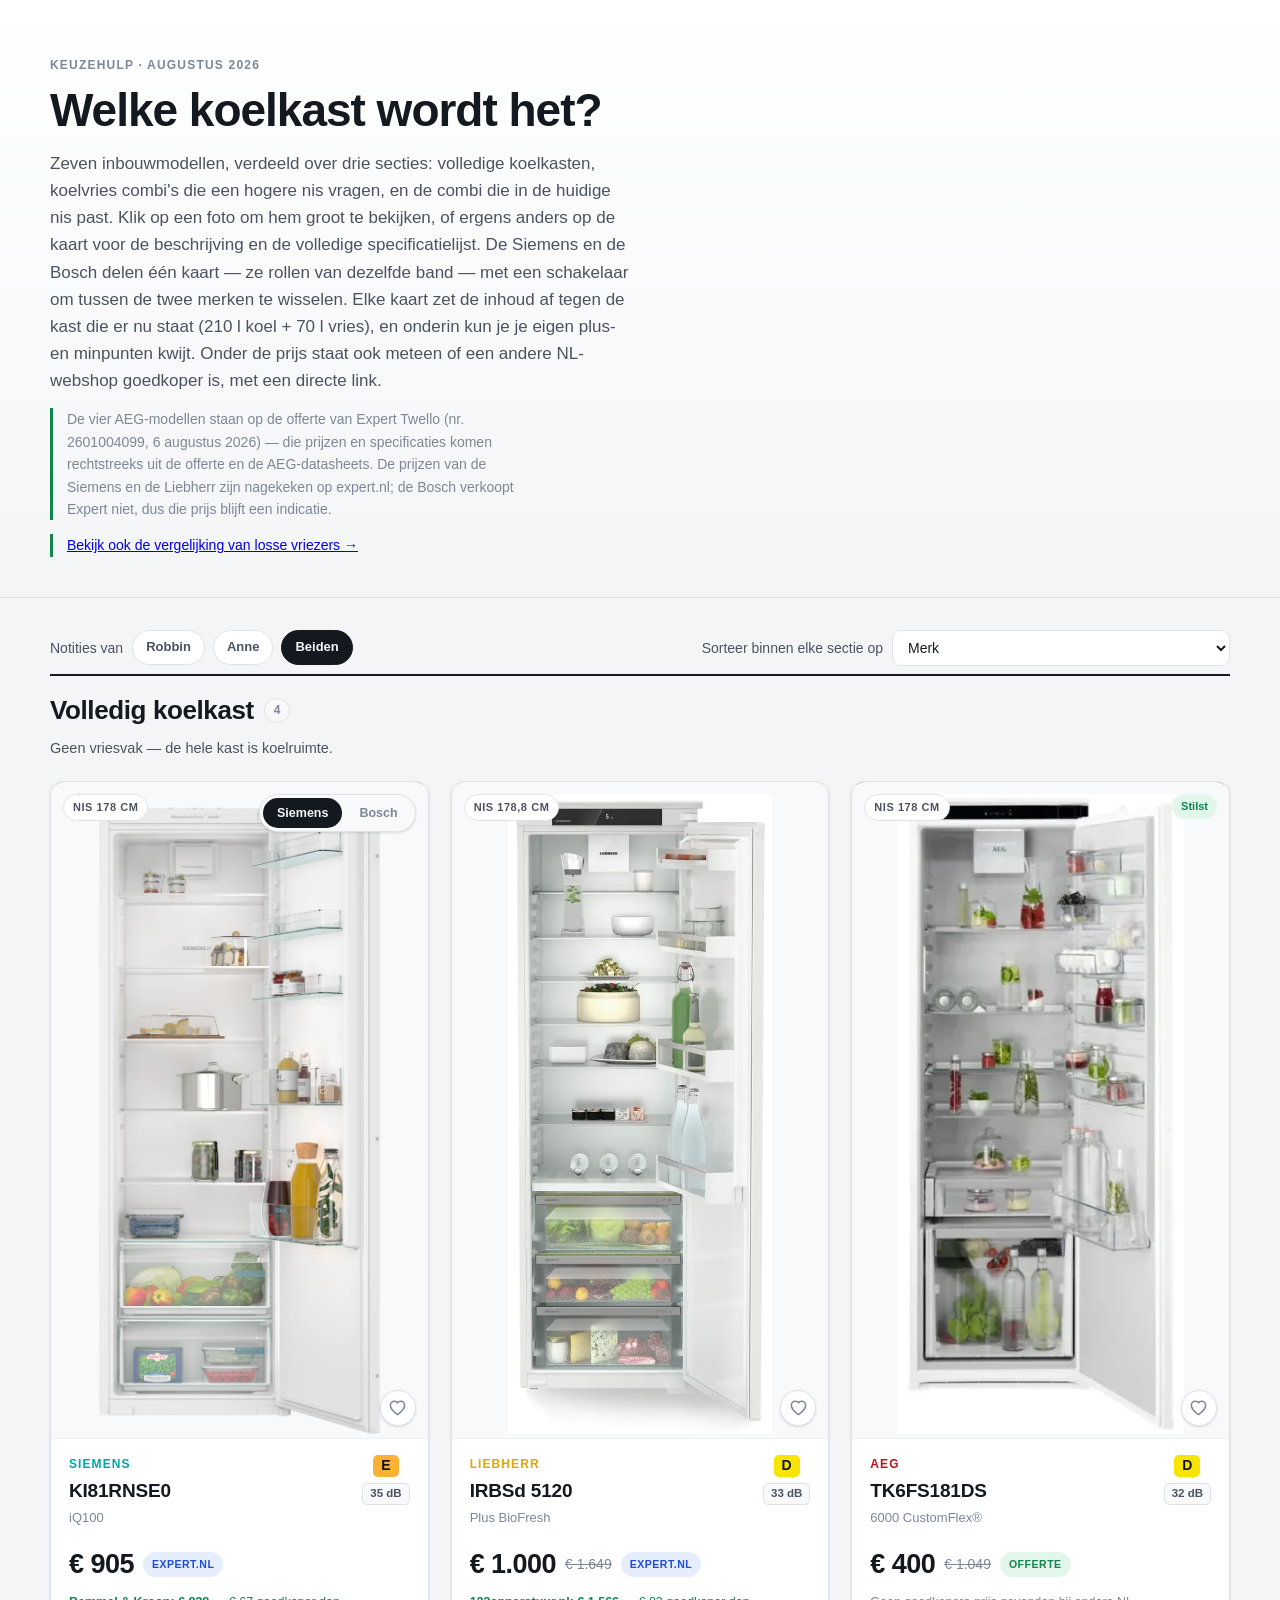
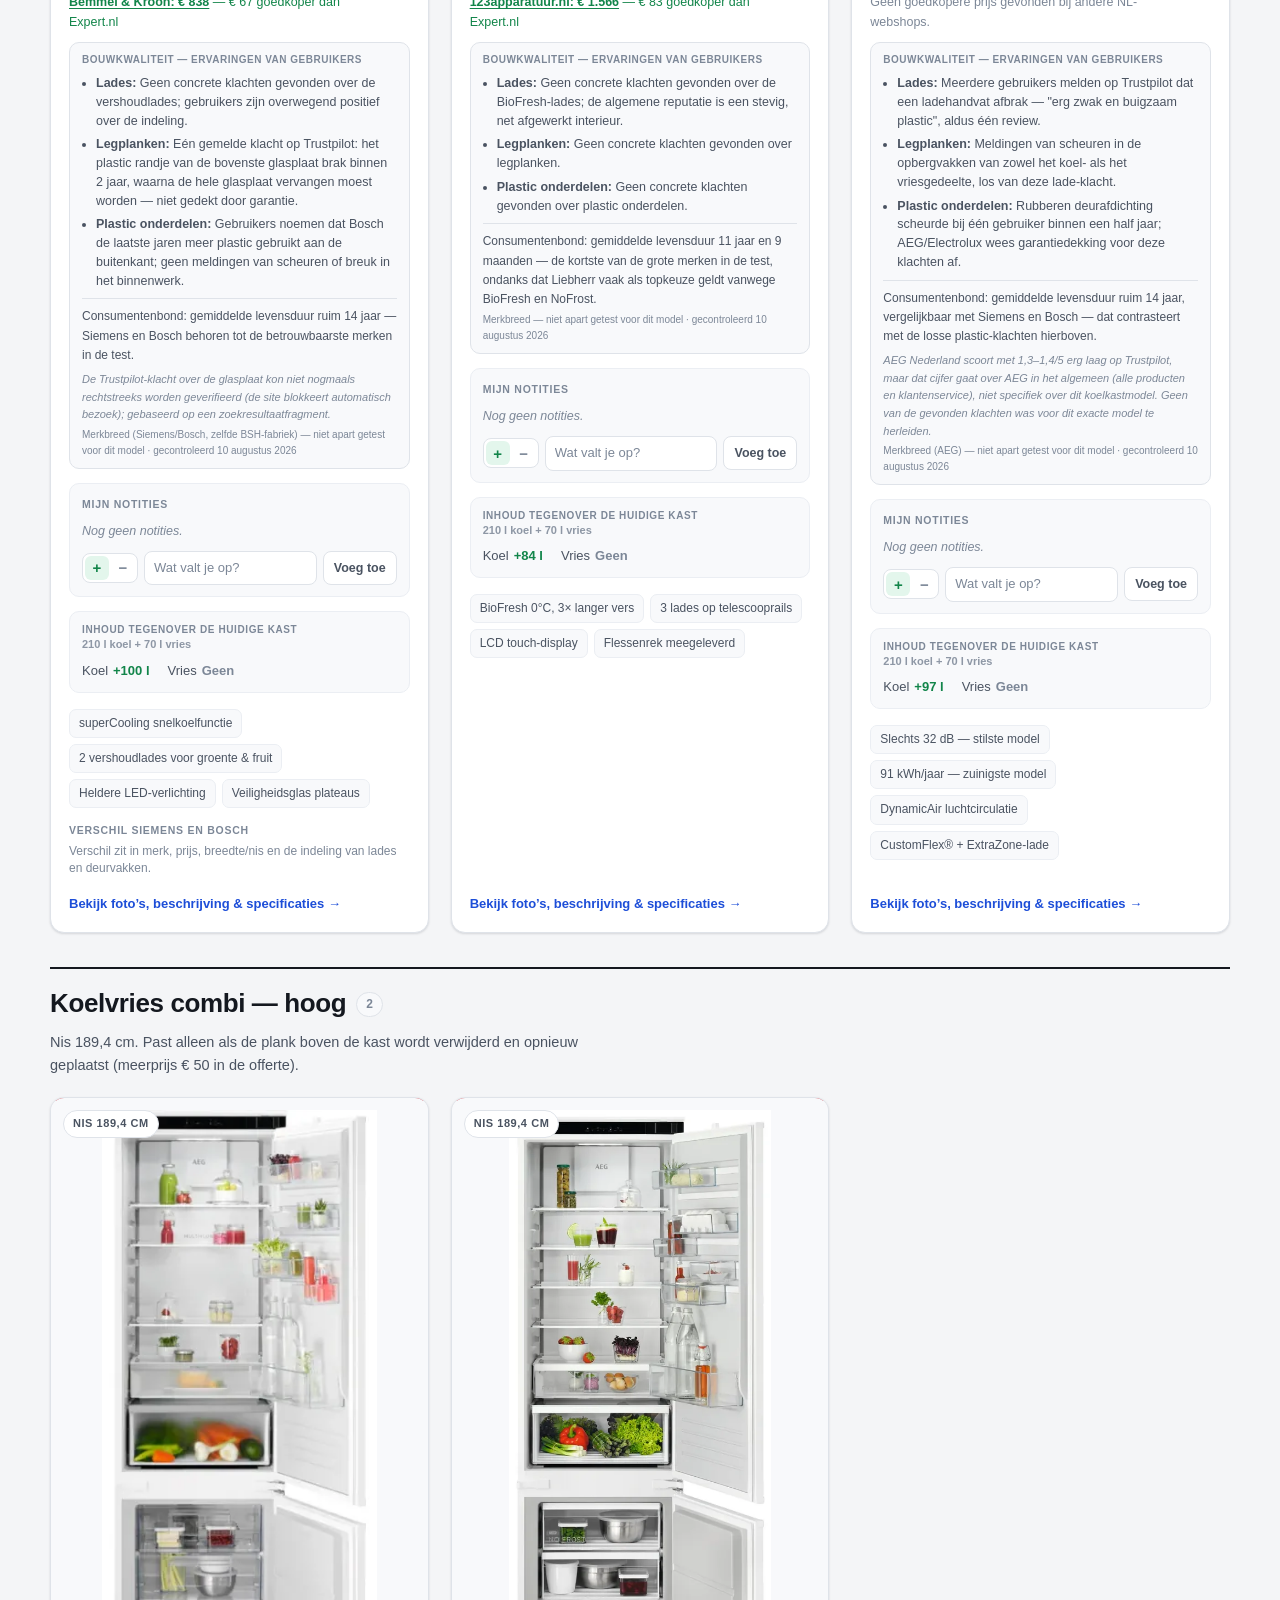
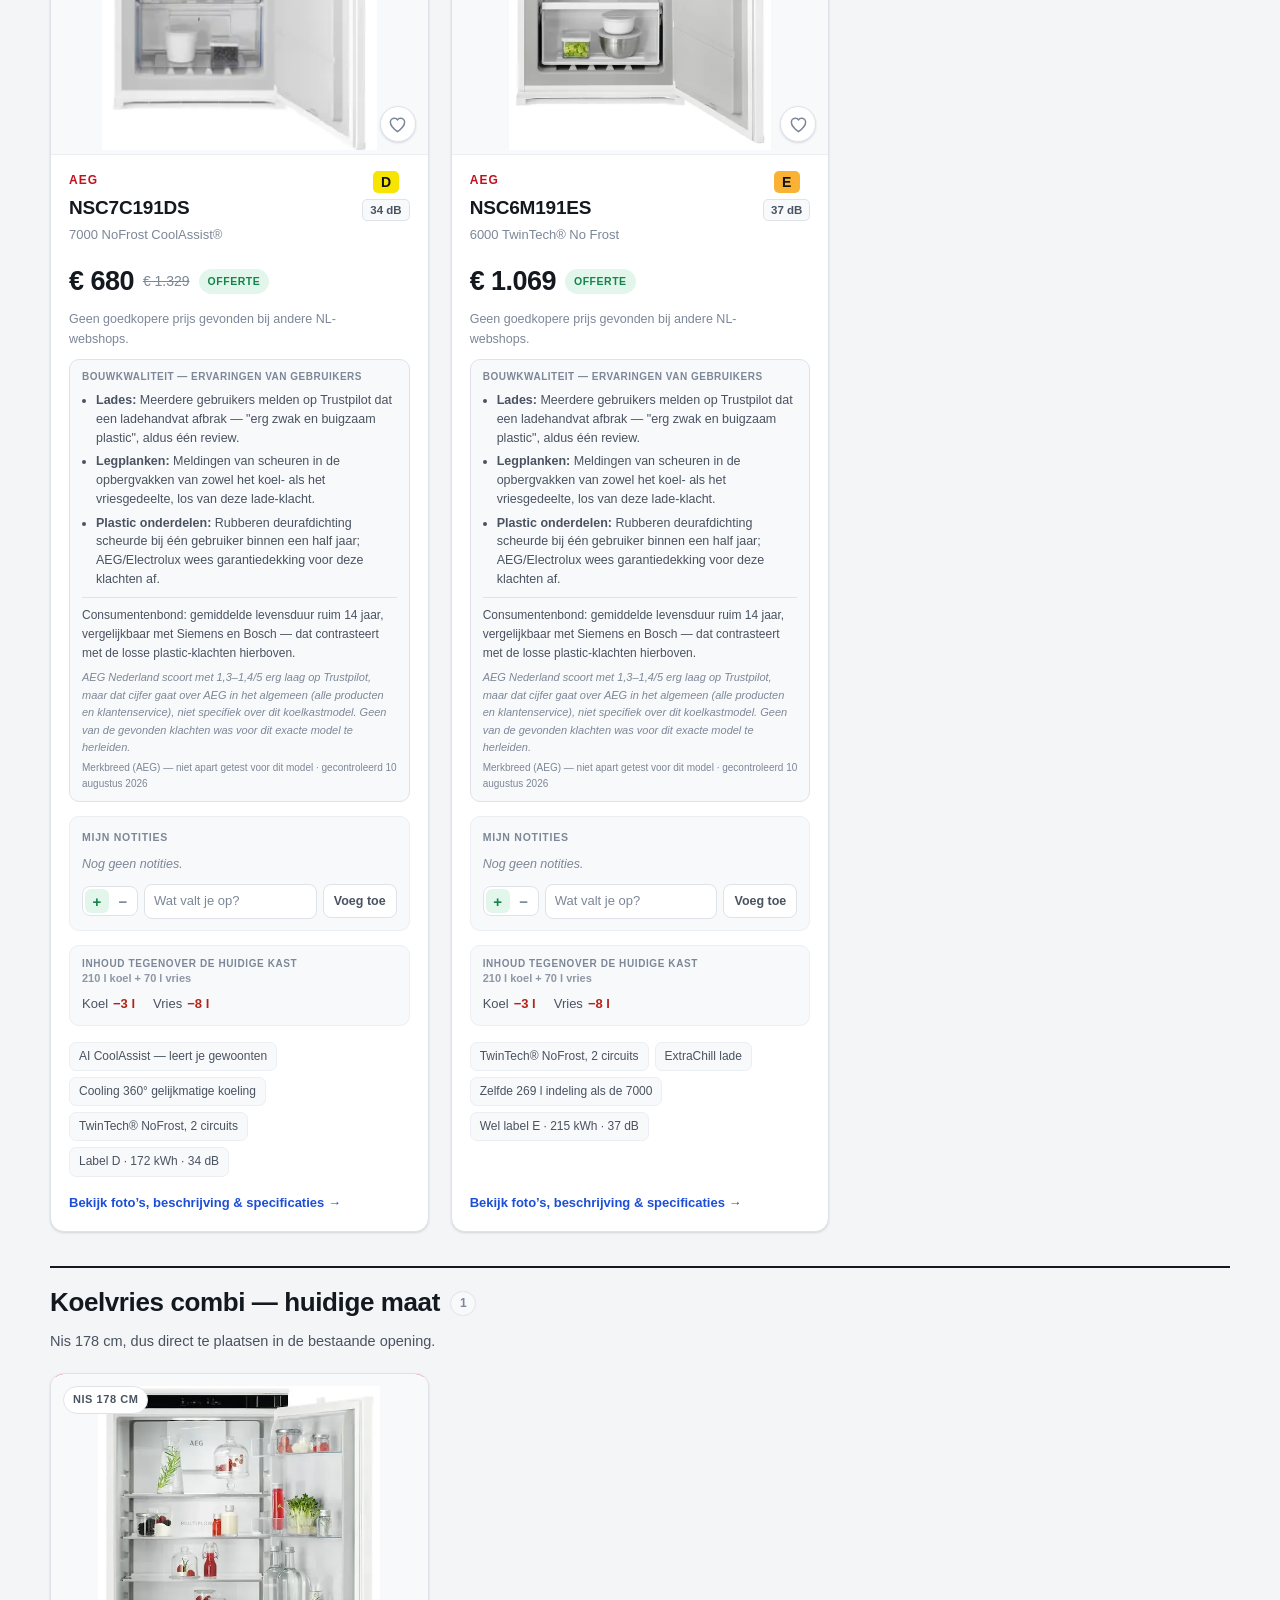
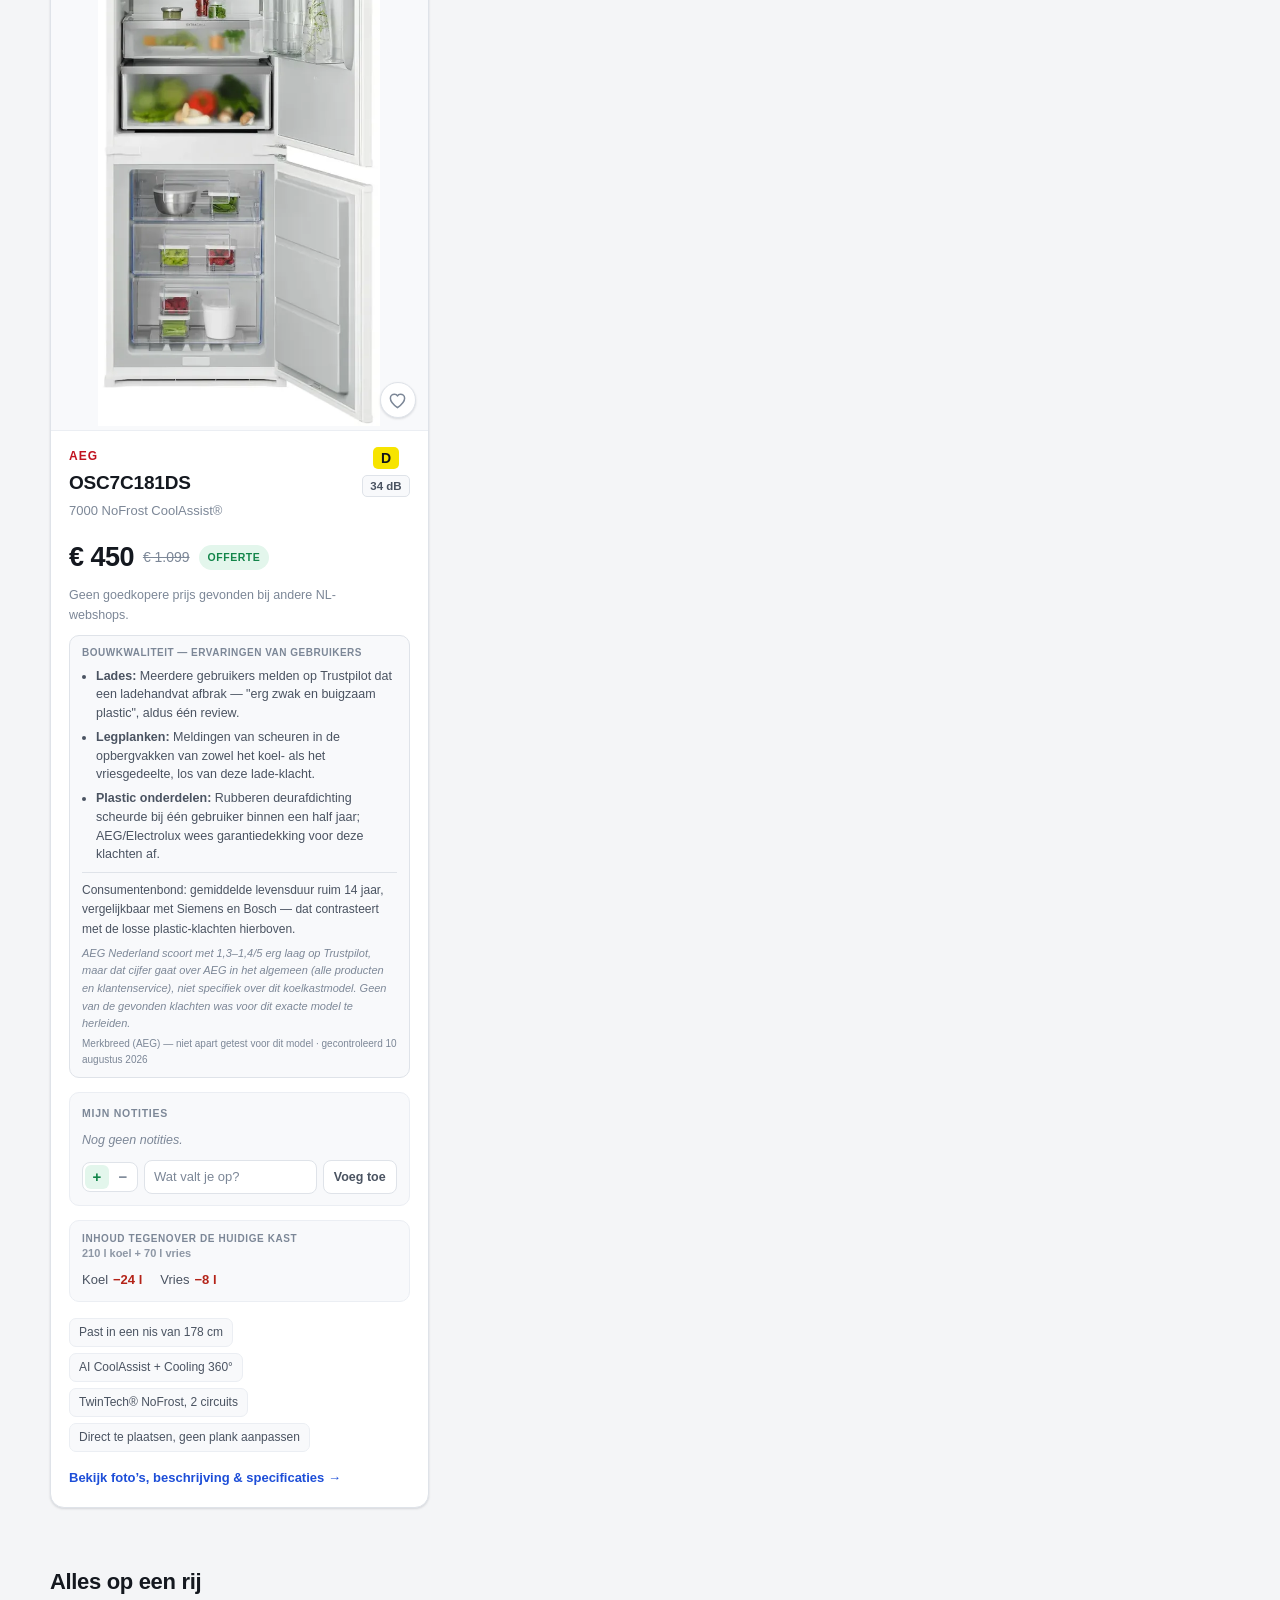
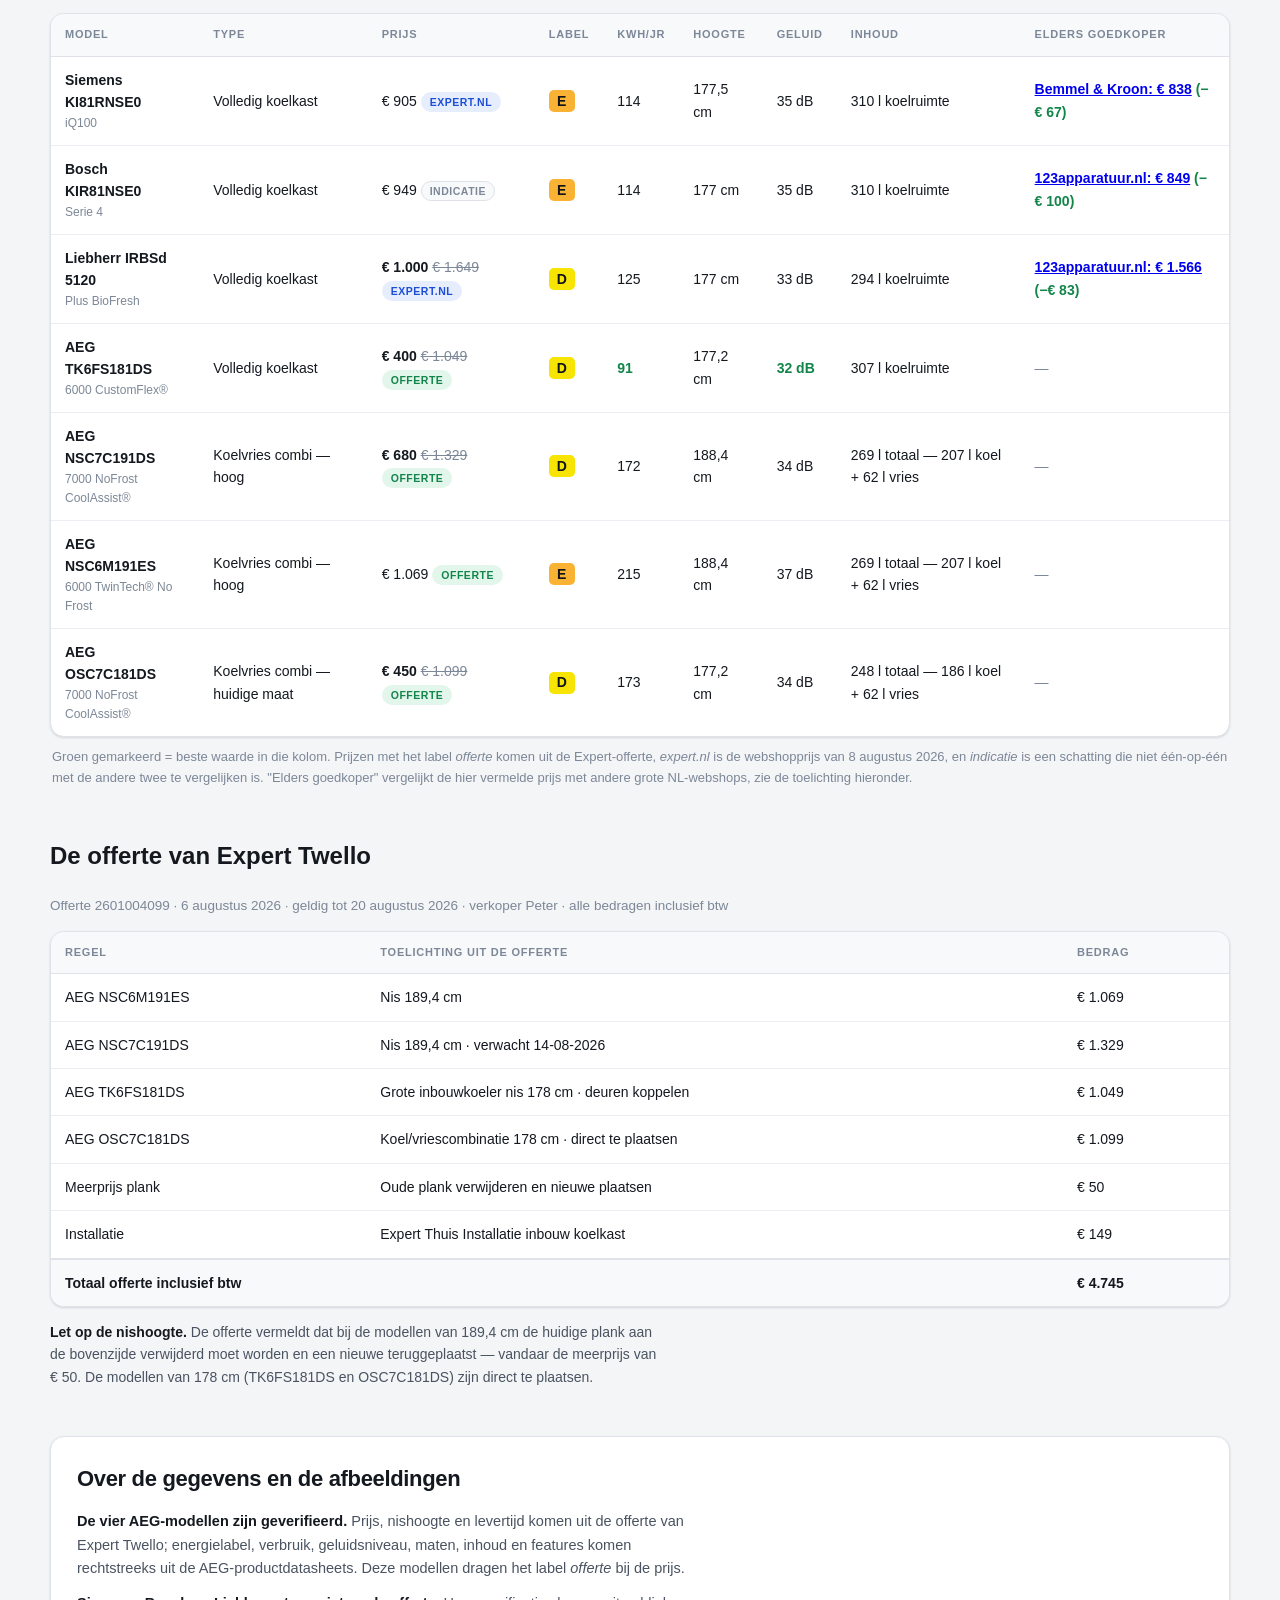
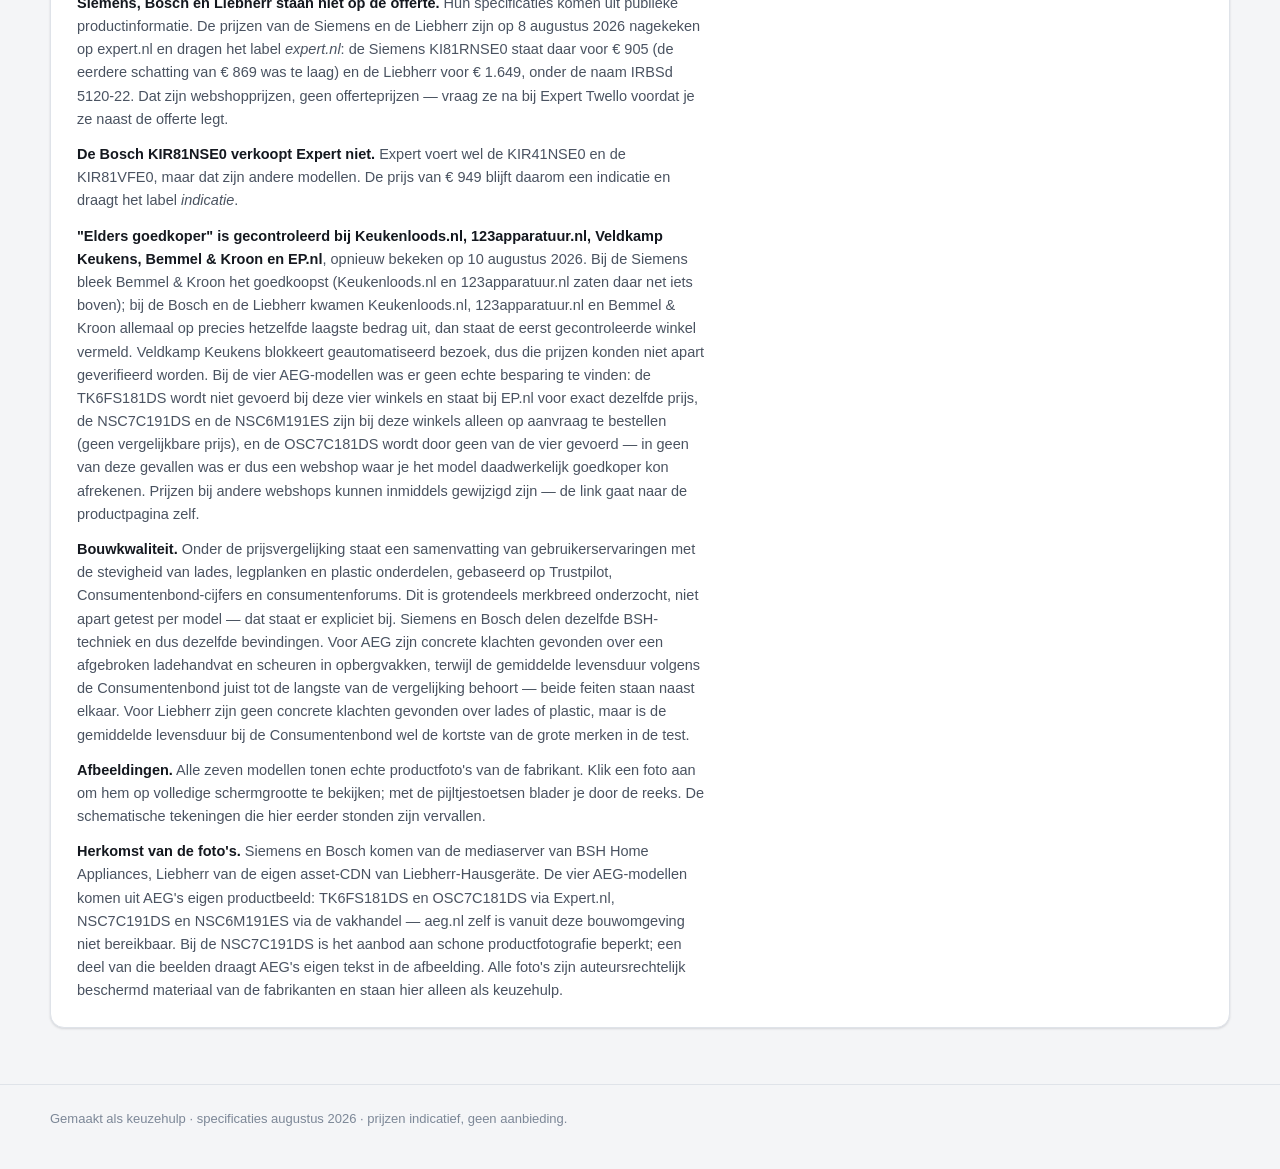
<file: index.html>
<!DOCTYPE html>
<html lang="nl">
<head>
<meta charset="utf-8">
<meta name="viewport" content="width=device-width, initial-scale=1">
<title>Koelkasten vergelijken — visueel overzicht</title>
<meta name="description" content="Visueel overzicht van zes inbouwkoelkasten en koel-vriescombinaties: prijs, energielabel, hoogte, geluidsniveau en unieke features.">
<link rel="stylesheet" href="assets/style.css">
<link rel="icon" href="data:image/svg+xml,<svg xmlns='http://www.w3.org/2000/svg' viewBox='0 0 100 100'><text y='.9em' font-size='90'>🧊</text></svg>">
</head>
<body>

<header class="site-header">
  <div class="wrap">
    <p class="eyebrow">Keuzehulp · augustus 2026</p>
    <h1>Welke koelkast wordt het?</h1>
    <p class="lede">
      Zeven inbouwmodellen, verdeeld over drie secties: volledige koelkasten,
      koelvries combi's die een hogere nis vragen, en de combi die in de huidige
      nis past. Klik op een foto om hem groot te bekijken, of ergens anders op de
      kaart voor de beschrijving en de volledige specificatielijst. De Siemens en
      de Bosch delen één kaart — ze rollen van dezelfde band — met een schakelaar
      om tussen de twee merken te wisselen. Elke kaart zet de inhoud af tegen de
      kast die er nu staat (210 l koel + 70 l vries), en onderin kun je je eigen
      plus- en minpunten kwijt. Onder de prijs staat ook meteen of een andere
      NL-webshop goedkoper is, met een directe link.
    </p>
    <p class="lede-note">
      De vier AEG-modellen staan op de offerte van Expert Twello
      (nr. 2601004099, 6 augustus 2026) — die prijzen en specificaties komen
      rechtstreeks uit de offerte en de AEG-datasheets. De prijzen van de Siemens
      en de Liebherr zijn nagekeken op expert.nl; de Bosch verkoopt Expert niet,
      dus die prijs blijft een indicatie.
    </p>
    <p class="lede-note"><a href="vriezer.html">Bekijk ook de vergelijking van losse vriezers &rarr;</a></p>
  </div>
</header>

<main class="wrap">

  <section class="controls" aria-label="Sorteren en notities">
    <div class="author-filter" role="group" aria-label="Notities van">
      <span class="author-filter-label">Notities van</span>
      <button type="button" class="author-btn" data-author="robbin">Robbin</button>
      <button type="button" class="author-btn" data-author="anne">Anne</button>
      <button type="button" class="author-btn is-on" data-author="all" aria-pressed="true">Beiden</button>
    </div>
    <label class="sort">
      <span>Sorteer binnen elke sectie op</span>
      <select id="sort">
        <option value="default">Merk</option>
        <option value="price">Prijs Expert (laag → hoog)</option>
        <option value="cheapest">Goedkoopste prijs uit onderzoek (laag → hoog)</option>
        <option value="noise">Geluidsniveau (stil → luid)</option>
        <option value="energy">Energieverbruik (zuinig → onzuinig)</option>
        <option value="height">Hoogte (laag → hoog)</option>
      </select>
    </label>
  </section>

  <div id="sections"></div>

  <section class="compare" aria-labelledby="compare-title">
    <h2 id="compare-title">Alles op een rij</h2>
    <div class="table-scroll">
      <table id="compare-table">
        <thead>
          <tr>
            <th scope="col">Model</th>
            <th scope="col">Type</th>
            <th scope="col">Prijs</th>
            <th scope="col">Label</th>
            <th scope="col">kWh/jr</th>
            <th scope="col">Hoogte</th>
            <th scope="col">Geluid</th>
            <th scope="col">Inhoud</th>
            <th scope="col">Elders goedkoper</th>
          </tr>
        </thead>
        <tbody></tbody>
      </table>
    </div>
    <p class="table-note">
      Groen gemarkeerd = beste waarde in die kolom. Prijzen met het label
      <em>offerte</em> komen uit de Expert-offerte, <em>expert.nl</em> is de webshopprijs
      van 8 augustus 2026, en <em>indicatie</em> is een schatting die niet één-op-één met
      de andere twee te vergelijken is. "Elders goedkoper" vergelijkt de hier vermelde
      prijs met andere grote NL-webshops, zie de toelichting hieronder.
    </p>
  </section>

  <section class="offerte" aria-labelledby="offerte-title">
    <h2 id="offerte-title">De offerte van Expert Twello</h2>
    <p class="offerte-meta">
      Offerte 2601004099 · 6 augustus 2026 · geldig tot 20 augustus 2026 ·
      verkoper Peter · alle bedragen inclusief btw
    </p>
    <div class="table-scroll">
      <table class="offerte-table">
        <thead>
          <tr>
            <th scope="col">Regel</th>
            <th scope="col">Toelichting uit de offerte</th>
            <th scope="col">Bedrag</th>
          </tr>
        </thead>
        <tbody>
          <tr><td>AEG NSC6M191ES</td><td>Nis 189,4 cm</td><td class="num">€ 1.069</td></tr>
          <tr><td>AEG NSC7C191DS</td><td>Nis 189,4 cm · verwacht 14-08-2026</td><td class="num">€ 1.329</td></tr>
          <tr><td>AEG TK6FS181DS</td><td>Grote inbouwkoeler nis 178 cm · deuren koppelen</td><td class="num">€ 1.049</td></tr>
          <tr><td>AEG OSC7C181DS</td><td>Koel/vriescombinatie 178 cm · direct te plaatsen</td><td class="num">€ 1.099</td></tr>
          <tr><td>Meerprijs plank</td><td>Oude plank verwijderen en nieuwe plaatsen</td><td class="num">€ 50</td></tr>
          <tr><td>Installatie</td><td>Expert Thuis Installatie inbouw koelkast</td><td class="num">€ 149</td></tr>
          <tr class="total"><td colspan="2">Totaal offerte inclusief btw</td><td class="num">€ 4.745</td></tr>
        </tbody>
      </table>
    </div>
    <p class="offerte-note">
      <strong>Let op de nishoogte.</strong> De offerte vermeldt dat bij de modellen van
      189,4 cm de huidige plank aan de bovenzijde verwijderd moet worden en een nieuwe
      teruggeplaatst — vandaar de meerprijs van € 50. De modellen van 178 cm
      (TK6FS181DS en OSC7C181DS) zijn direct te plaatsen.
    </p>
  </section>

  <section class="disclosure" aria-labelledby="bron-title">
    <h2 id="bron-title">Over de gegevens en de afbeeldingen</h2>
    <p>
      <strong>De vier AEG-modellen zijn geverifieerd.</strong> Prijs, nishoogte en
      levertijd komen uit de offerte van Expert Twello; energielabel, verbruik,
      geluidsniveau, maten, inhoud en features komen rechtstreeks uit de
      AEG-productdatasheets. Deze modellen dragen het label <em>offerte</em> bij de prijs.
    </p>
    <p>
      <strong>Siemens, Bosch en Liebherr staan niet op de offerte.</strong> Hun
      specificaties komen uit publieke productinformatie. De prijzen van de Siemens en de
      Liebherr zijn op 8 augustus 2026 nagekeken op expert.nl en dragen het label
      <em>expert.nl</em>: de Siemens KI81RNSE0 staat daar voor € 905 (de eerdere schatting
      van € 869 was te laag) en de Liebherr voor € 1.649, onder de naam IRBSd 5120-22.
      Dat zijn webshopprijzen, geen offerteprijzen — vraag ze na bij Expert Twello voordat
      je ze naast de offerte legt.
    </p>
    <p>
      <strong>De Bosch KIR81NSE0 verkoopt Expert niet.</strong> Expert voert wel de
      KIR41NSE0 en de KIR81VFE0, maar dat zijn andere modellen. De prijs van € 949 blijft
      daarom een indicatie en draagt het label <em>indicatie</em>.
    </p>
    <p>
      <strong>"Elders goedkoper" is gecontroleerd bij Keukenloods.nl, 123apparatuur.nl,
      Veldkamp Keukens, Bemmel &amp; Kroon en EP.nl</strong>, opnieuw bekeken op 10 augustus
      2026. Bij de Siemens bleek Bemmel &amp; Kroon het goedkoopst (Keukenloods.nl en
      123apparatuur.nl zaten daar net iets boven); bij de Bosch en de Liebherr kwamen
      Keukenloods.nl, 123apparatuur.nl en Bemmel &amp; Kroon allemaal op precies hetzelfde
      laagste bedrag uit, dan staat de eerst gecontroleerde winkel vermeld. Veldkamp Keukens
      blokkeert geautomatiseerd bezoek, dus die prijzen konden niet apart geverifieerd worden.
      Bij de vier AEG-modellen was er geen echte besparing te vinden: de TK6FS181DS wordt
      niet gevoerd bij deze vier winkels en staat bij EP.nl voor exact dezelfde prijs, de
      NSC7C191DS en de NSC6M191ES zijn bij deze winkels alleen op aanvraag te bestellen
      (geen vergelijkbare prijs), en de OSC7C181DS wordt door geen van de vier gevoerd — in
      geen van deze gevallen was er dus een webshop waar je het model daadwerkelijk
      goedkoper kon afrekenen. Prijzen bij andere webshops kunnen inmiddels gewijzigd zijn —
      de link gaat naar de productpagina zelf.
    </p>
    <p>
      <strong>Bouwkwaliteit.</strong> Onder de prijsvergelijking staat een samenvatting van
      gebruikerservaringen met de stevigheid van lades, legplanken en plastic onderdelen,
      gebaseerd op Trustpilot, Consumentenbond-cijfers en consumentenforums. Dit is grotendeels
      merkbreed onderzocht, niet apart getest per model — dat staat er expliciet bij. Siemens en
      Bosch delen dezelfde BSH-techniek en dus dezelfde bevindingen. Voor AEG zijn concrete
      klachten gevonden over een afgebroken ladehandvat en scheuren in opbergvakken, terwijl de
      gemiddelde levensduur volgens de Consumentenbond juist tot de langste van de vergelijking
      behoort — beide feiten staan naast elkaar. Voor Liebherr zijn geen concrete klachten
      gevonden over lades of plastic, maar is de gemiddelde levensduur bij de Consumentenbond
      wel de kortste van de grote merken in de test.
    </p>
    <p>
      <strong>Afbeeldingen.</strong> Alle zeven modellen tonen echte productfoto's van de
      fabrikant. Klik een foto aan om hem op volledige schermgrootte te bekijken; met de
      pijltjestoetsen blader je door de reeks. De schematische tekeningen die hier eerder
      stonden zijn vervallen.
    </p>
    <p class="fineprint-sources">
      <strong>Herkomst van de foto's.</strong> Siemens en Bosch komen van de mediaserver van
      BSH Home Appliances, Liebherr van de eigen asset-CDN van Liebherr-Hausgeräte. De vier
      AEG-modellen komen uit AEG's eigen productbeeld: TK6FS181DS en OSC7C181DS via Expert.nl,
      NSC7C191DS en NSC6M191ES via de vakhandel — aeg.nl zelf is vanuit deze bouwomgeving niet
      bereikbaar. Bij de NSC7C191DS is het aanbod aan schone productfotografie beperkt; een
      deel van die beelden draagt AEG's eigen tekst in de afbeelding. Alle foto's zijn
      auteursrechtelijk beschermd materiaal van de fabrikanten en staan hier alleen als
      keuzehulp.
    </p>
  </section>

</main>

<footer class="site-footer">
  <div class="wrap">
    <p>Gemaakt als keuzehulp · specificaties augustus 2026 · prijzen indicatief, geen aanbieding.</p>
  </div>
</footer>

<!-- Detailvenster -->
<div class="modal" id="modal" hidden>
  <div class="modal-backdrop" data-close></div>
  <div class="modal-panel" role="dialog" aria-modal="true" aria-labelledby="modal-title">
    <button class="modal-close" data-close aria-label="Sluiten">&times;</button>
    <div class="modal-body">
      <div class="modal-gallery">
        <button class="stage" id="stage" type="button" aria-label="Foto vergroten">
          <span class="stage-zoom" aria-hidden="true">Vergroten</span>
        </button>
        <div class="thumbs" id="thumbs" role="tablist" aria-label="Afbeeldingen"></div>
      </div>
      <div class="modal-info">
        <p class="modal-eyebrow" id="modal-eyebrow"></p>
        <h2 id="modal-title"></h2>
        <p class="modal-tagline" id="modal-tagline"></p>
        <div class="modal-keys" id="modal-keys"></div>
        <div id="modal-cheaper"></div>
        <p class="modal-desc" id="modal-desc"></p>
        <h3>Unieke features</h3>
        <ul class="feature-list" id="modal-features"></ul>
        <h3>Alle specificaties</h3>
        <table class="spec-table"><tbody id="modal-specs"></tbody></table>
        <div class="modal-actions">
          <a class="btn-expert" id="modal-link" href="#" target="_blank" rel="noopener noreferrer">
            Bekijk op Expert.nl &rarr;
          </a>
          <a class="btn-photos" id="modal-photo-link" href="#" target="_blank" rel="noopener noreferrer">
            Foto's bij de fabrikant &rarr;
          </a>
        </div>
        <p class="modal-fineprint" id="modal-fineprint"></p>
      </div>
    </div>
  </div>
</div>

<!-- Foto op volle schermgrootte -->
<div class="lightbox" id="lightbox" hidden>
  <div class="lightbox-backdrop" data-lightbox-close></div>
  <button class="lightbox-close" data-lightbox-close aria-label="Sluiten">&times;</button>
  <button class="lightbox-nav is-prev" id="lightbox-prev" aria-label="Vorige foto">&#8249;</button>
  <button class="lightbox-nav is-next" id="lightbox-next" aria-label="Volgende foto">&#8250;</button>
  <figure class="lightbox-figure" role="dialog" aria-modal="true" aria-label="Foto op ware grootte">
    <img id="lightbox-img" alt="">
    <figcaption>
      <span id="lightbox-caption"></span>
      <span class="lightbox-count" id="lightbox-count"></span>
    </figcaption>
  </figure>
</div>

<script src="assets/data.js"></script>
<script src="assets/app.js"></script>
</body>
</html>
</file>
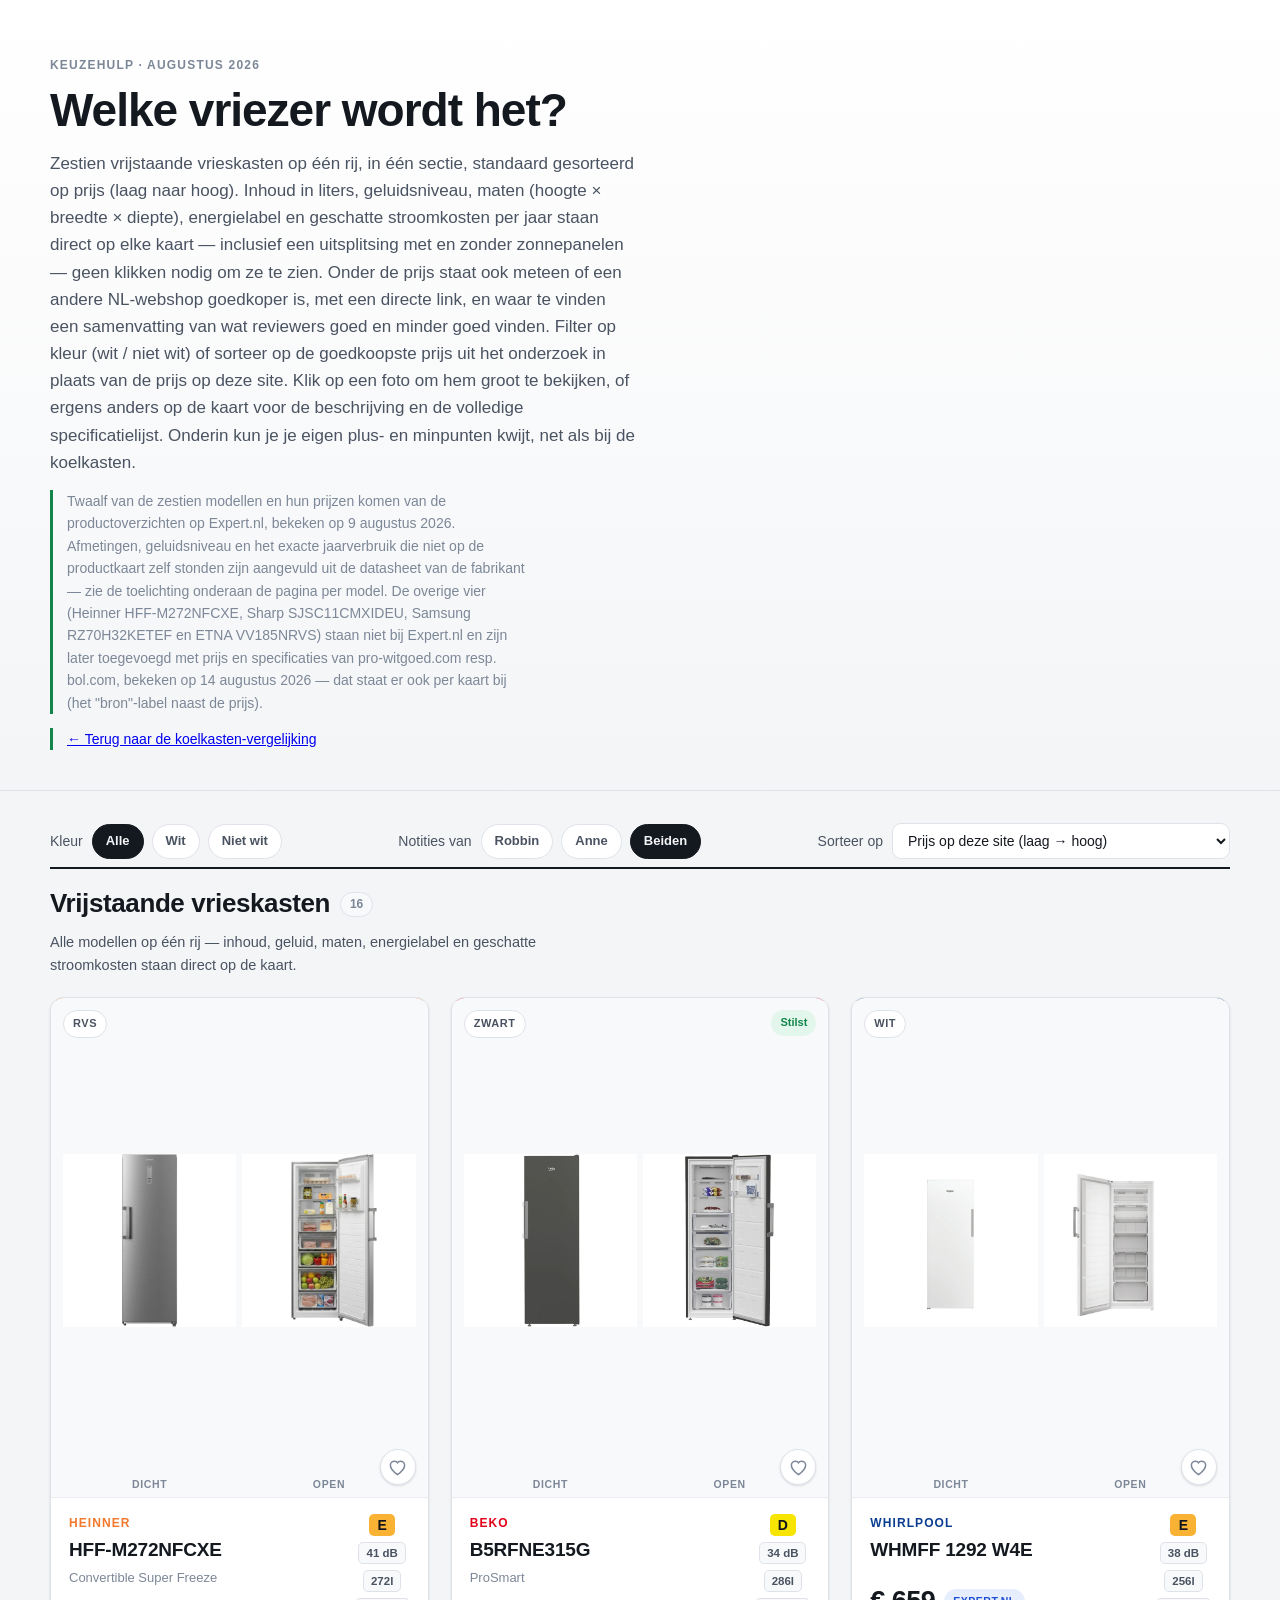
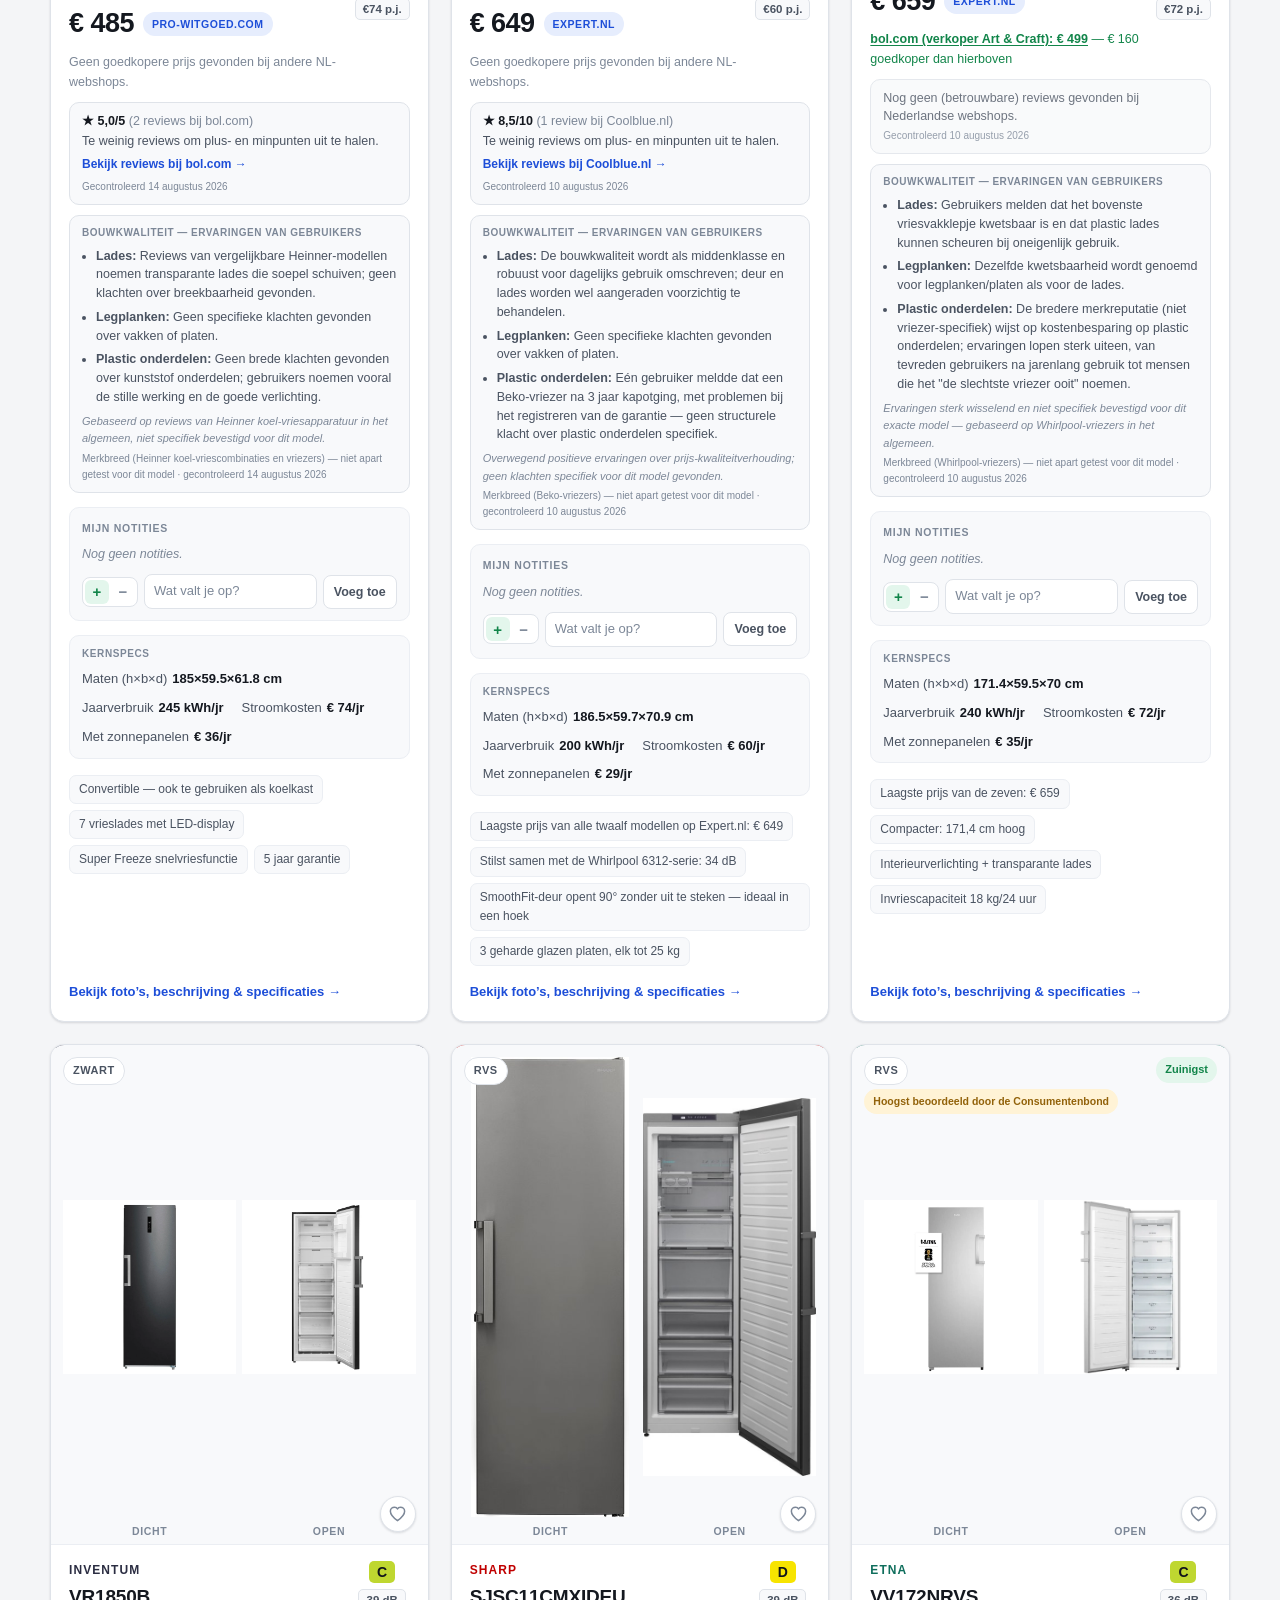
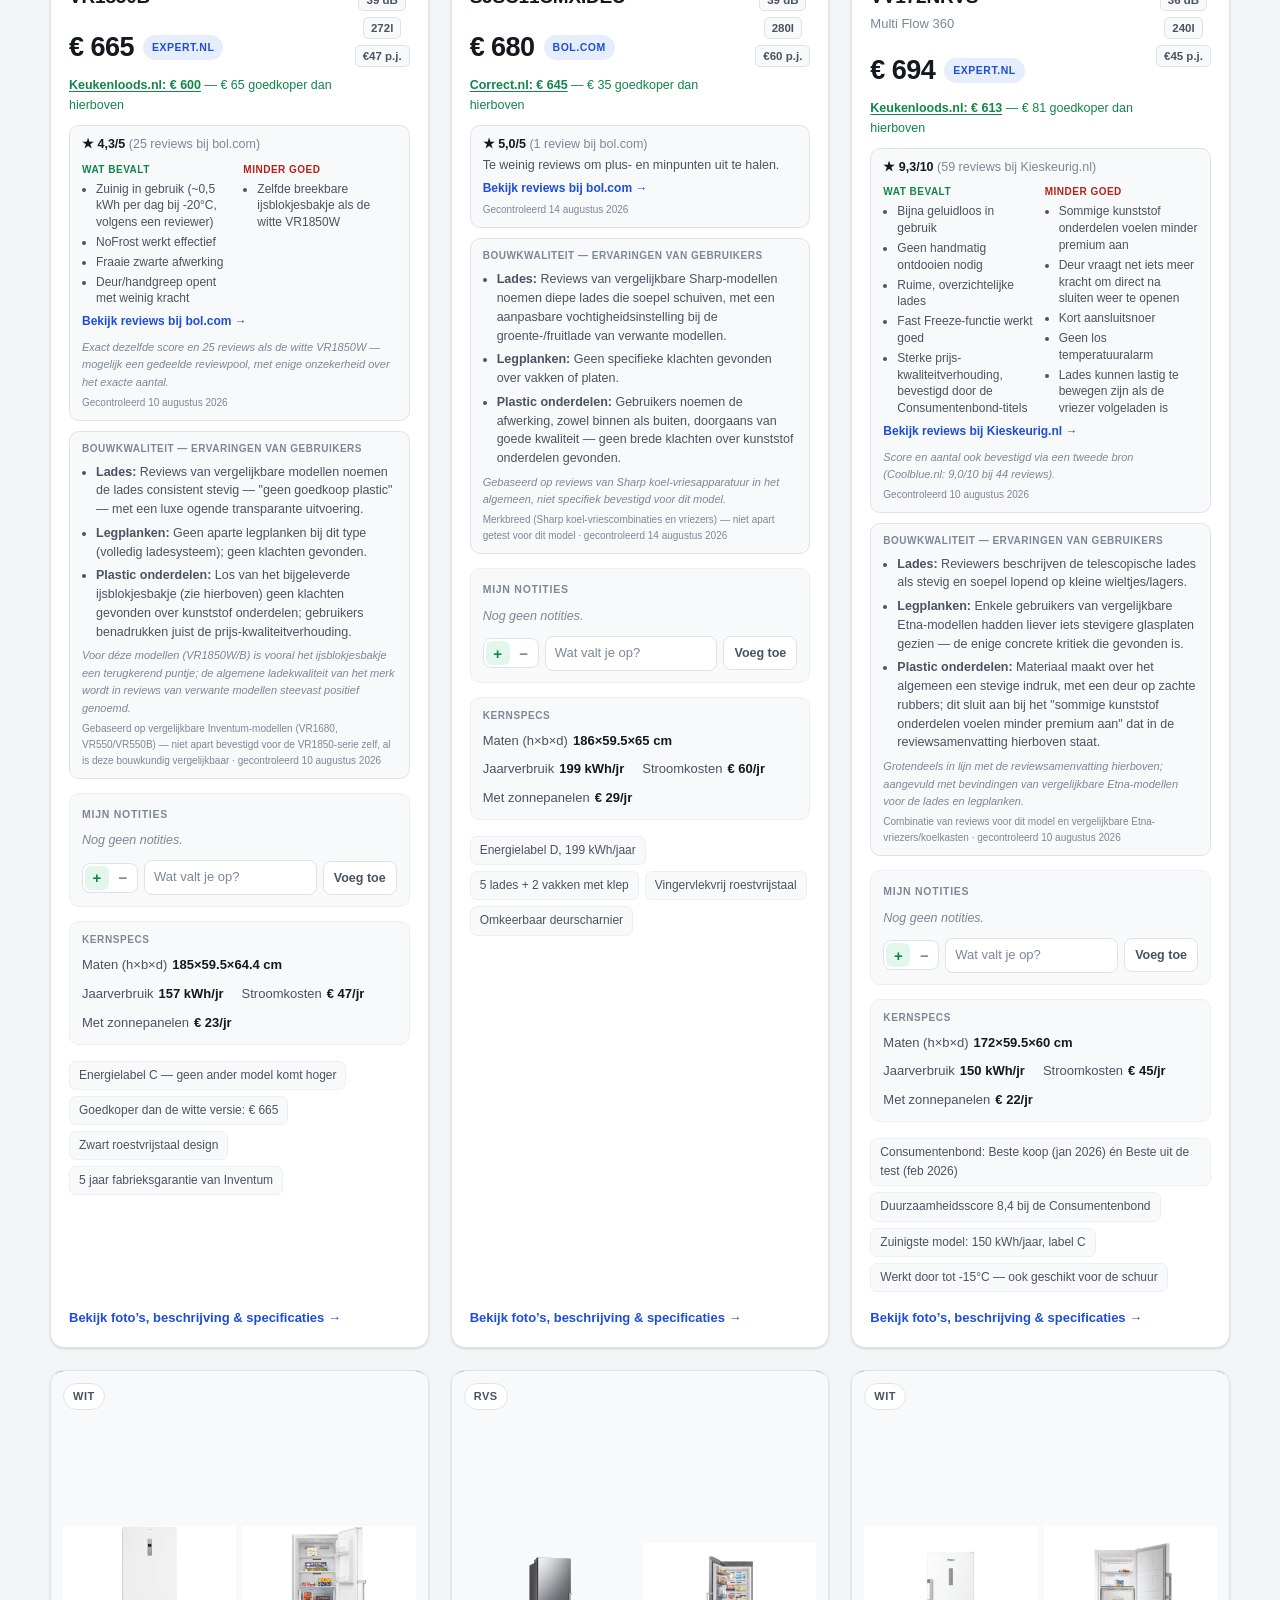
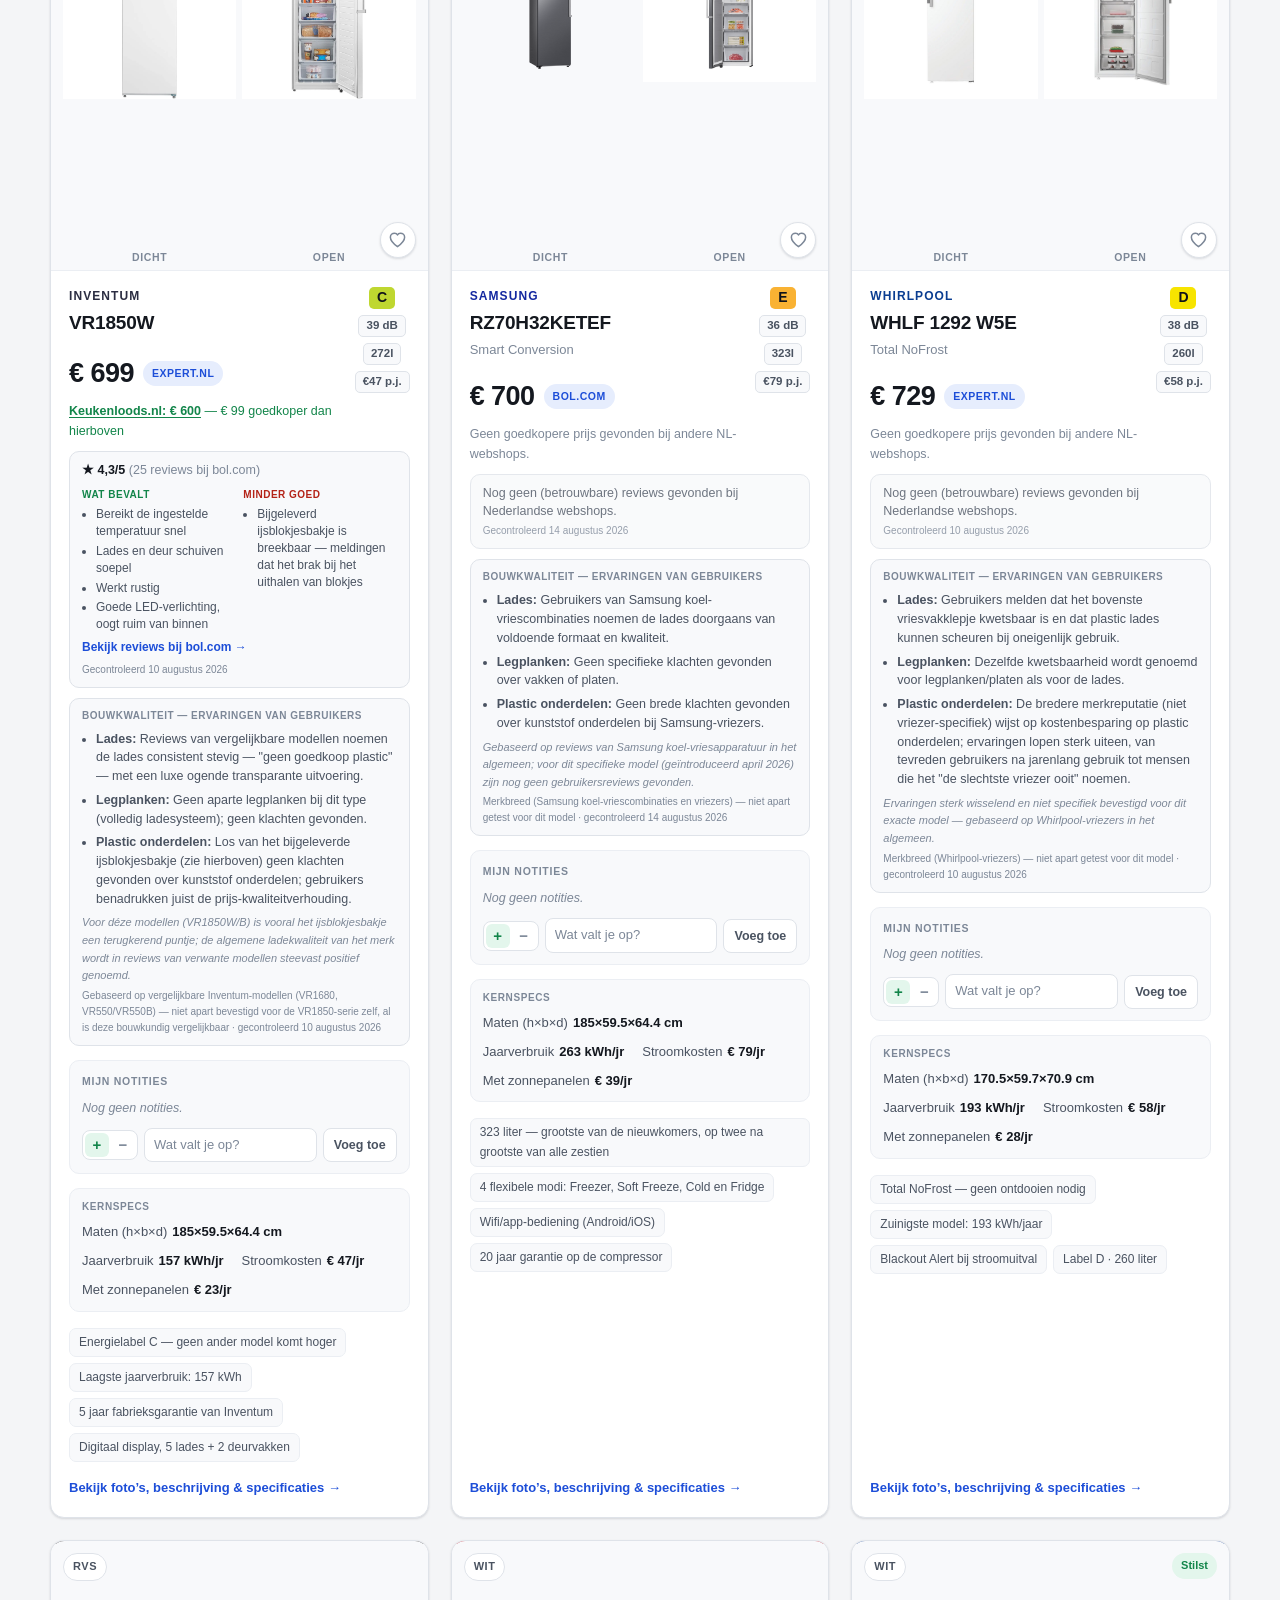
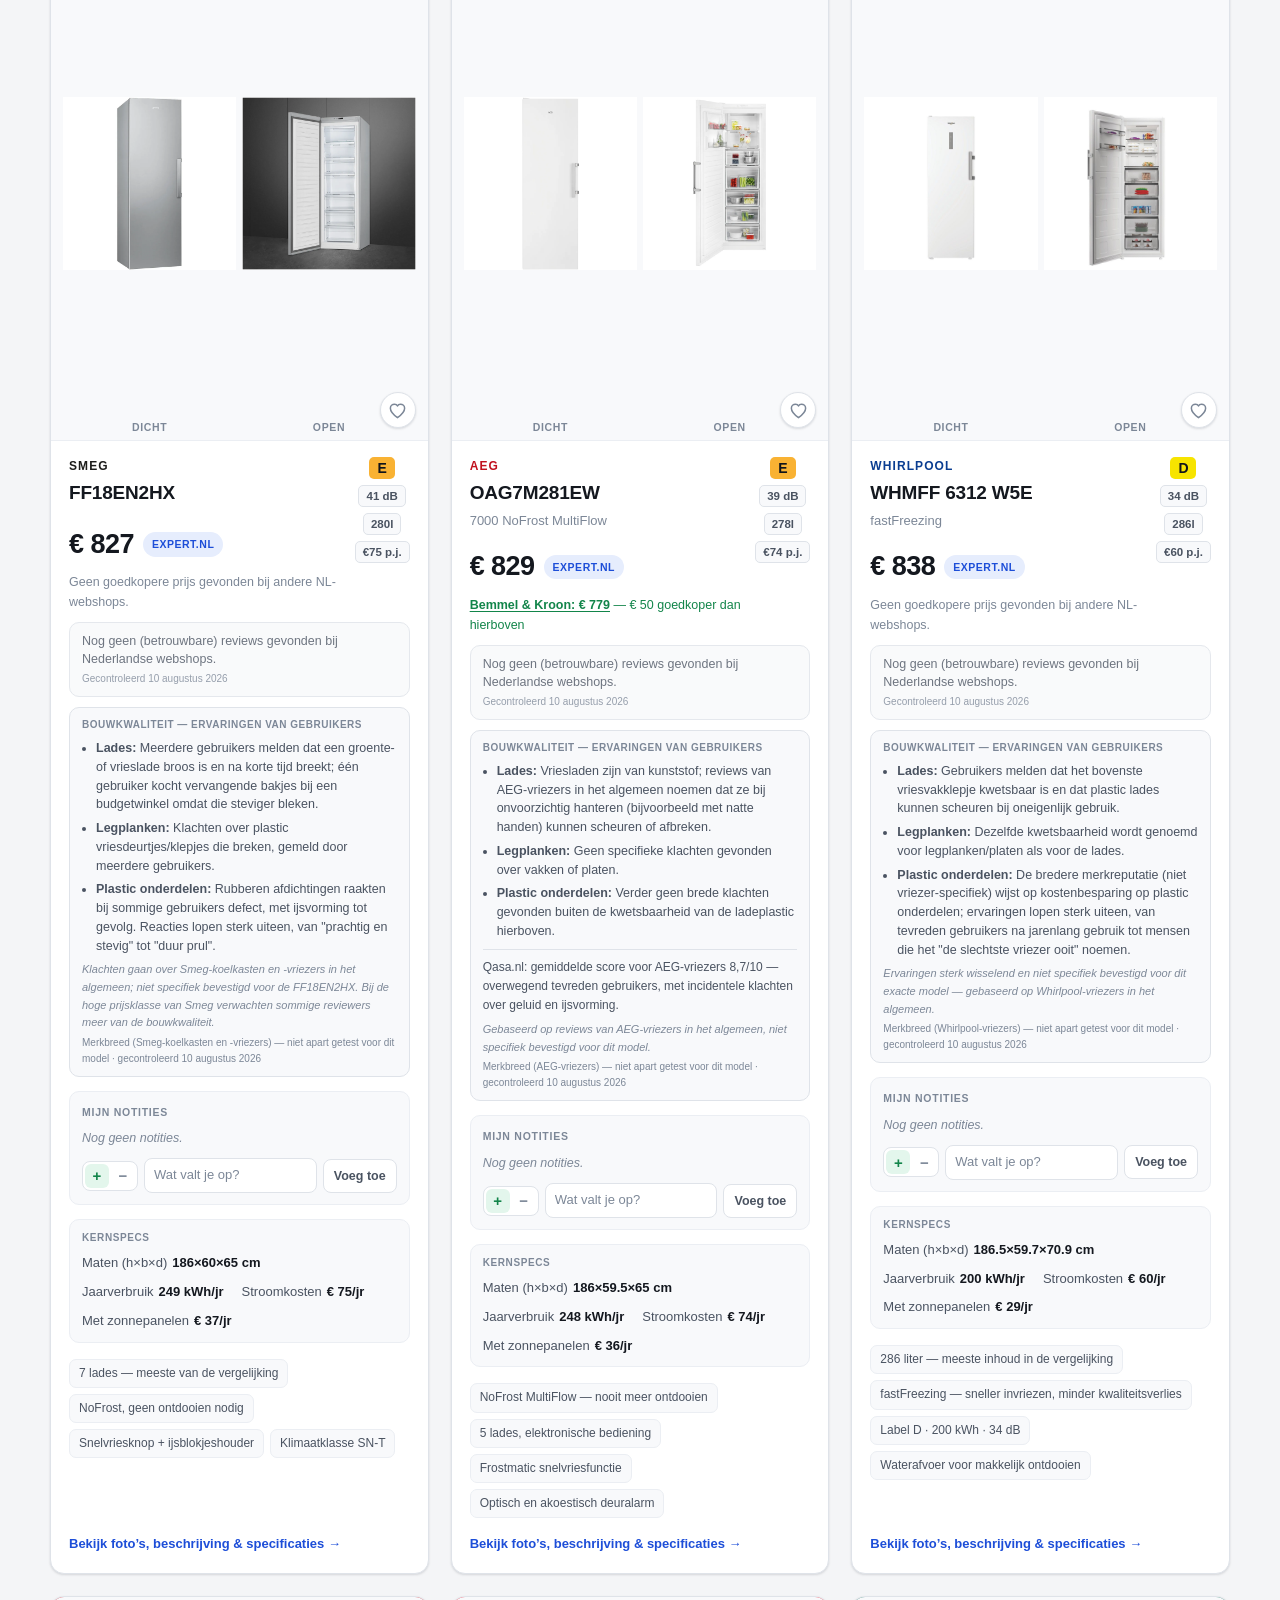
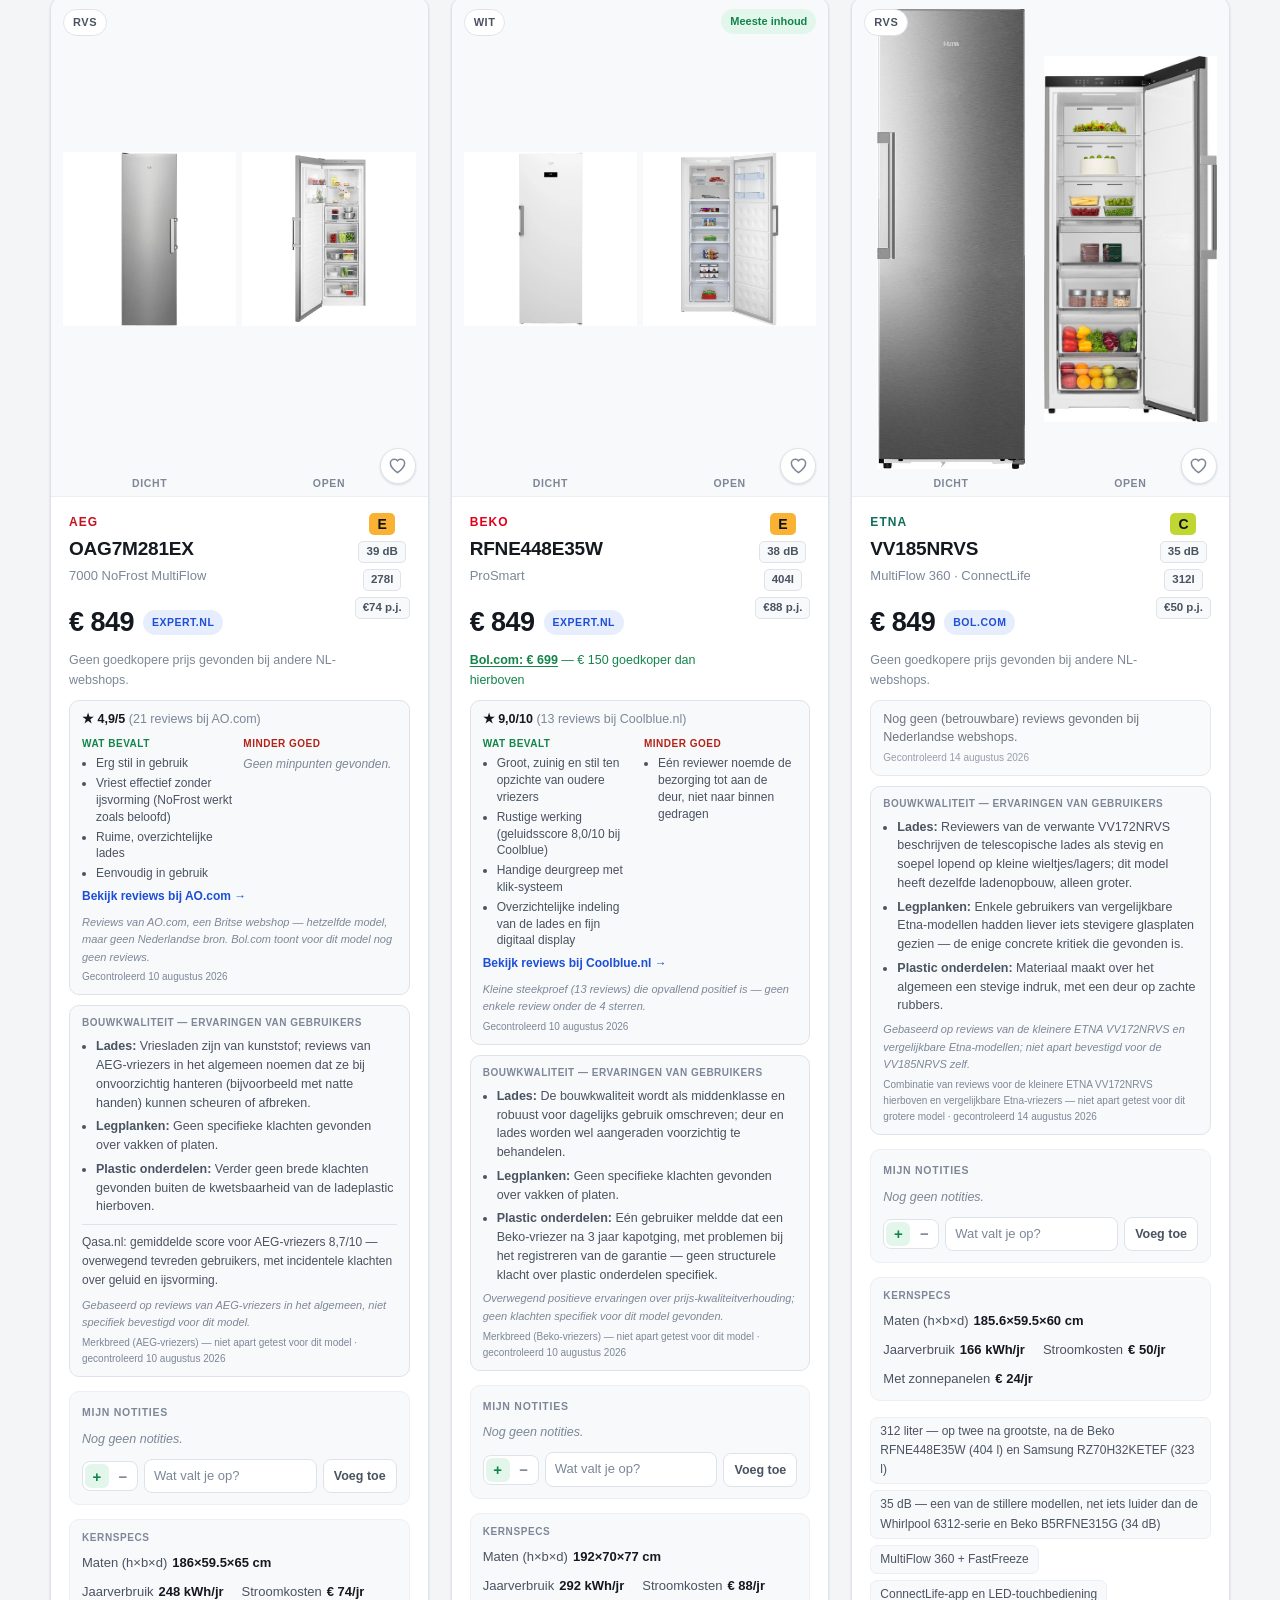
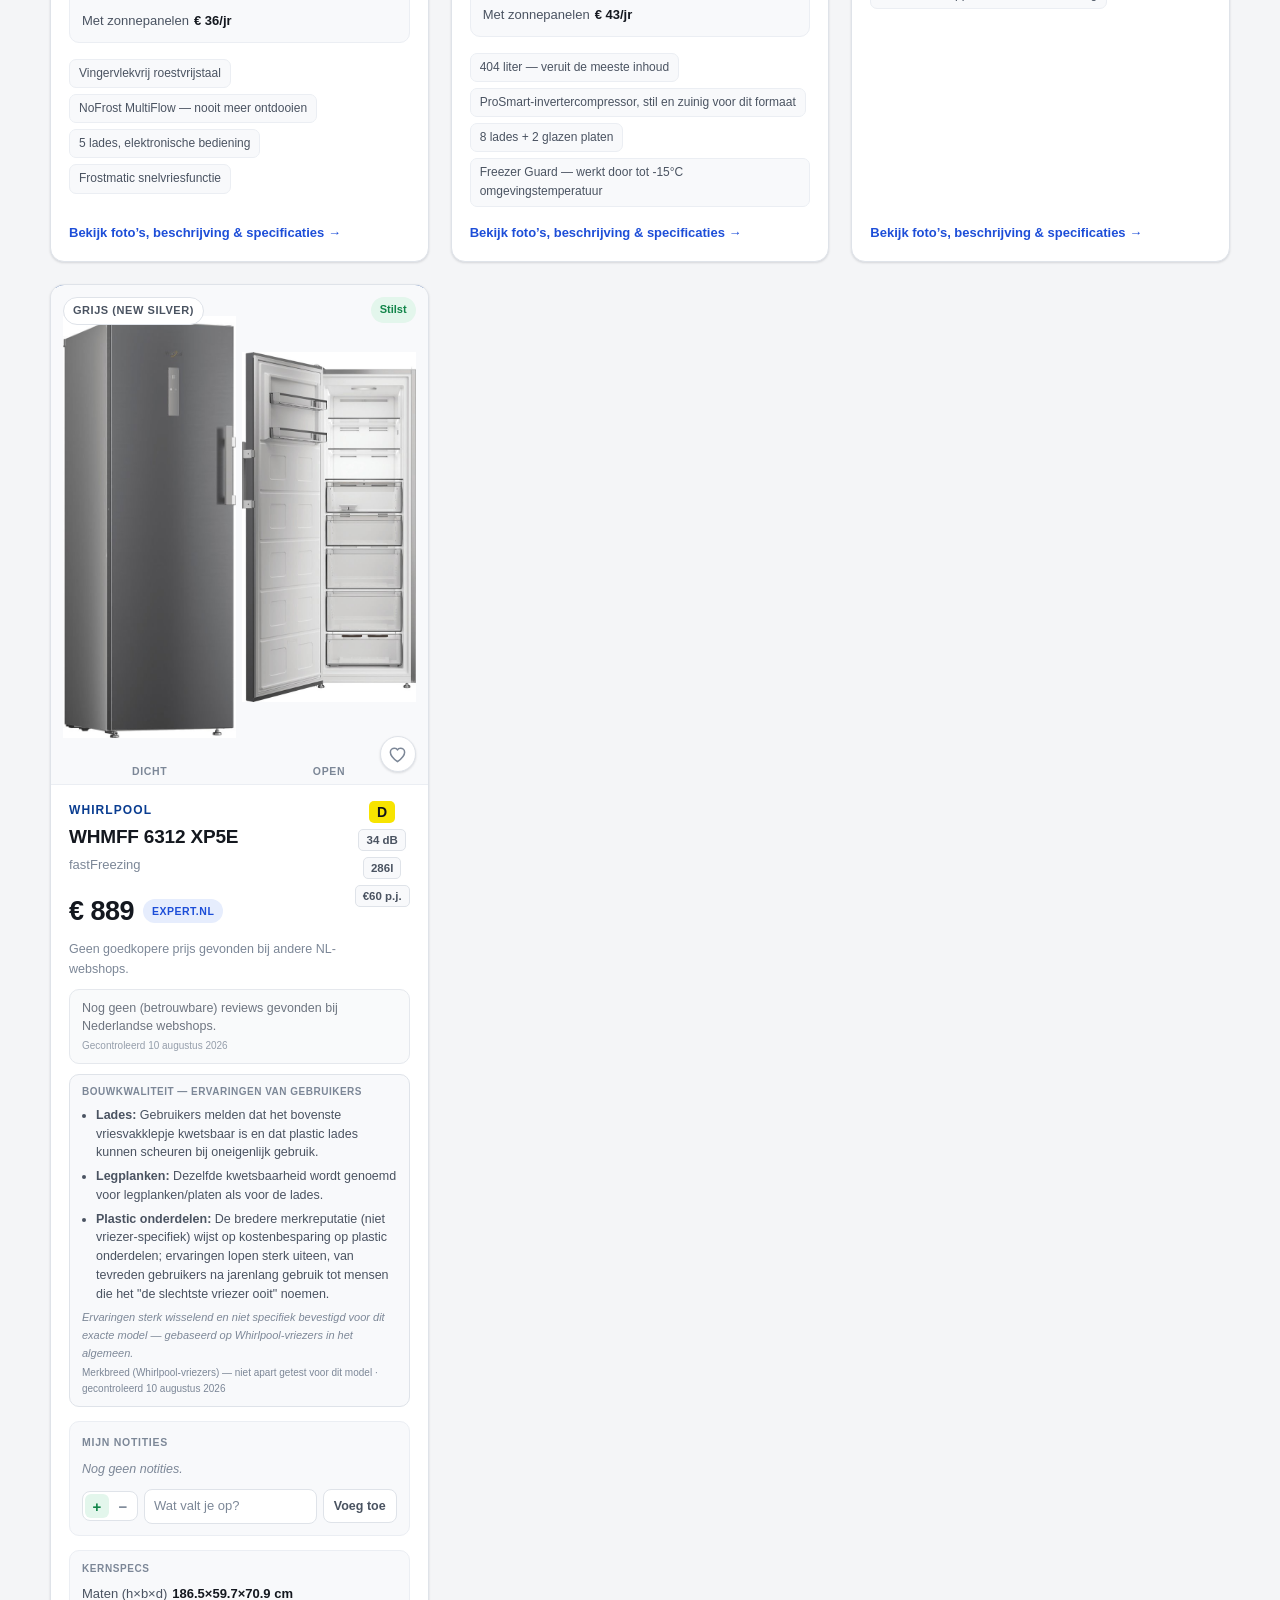
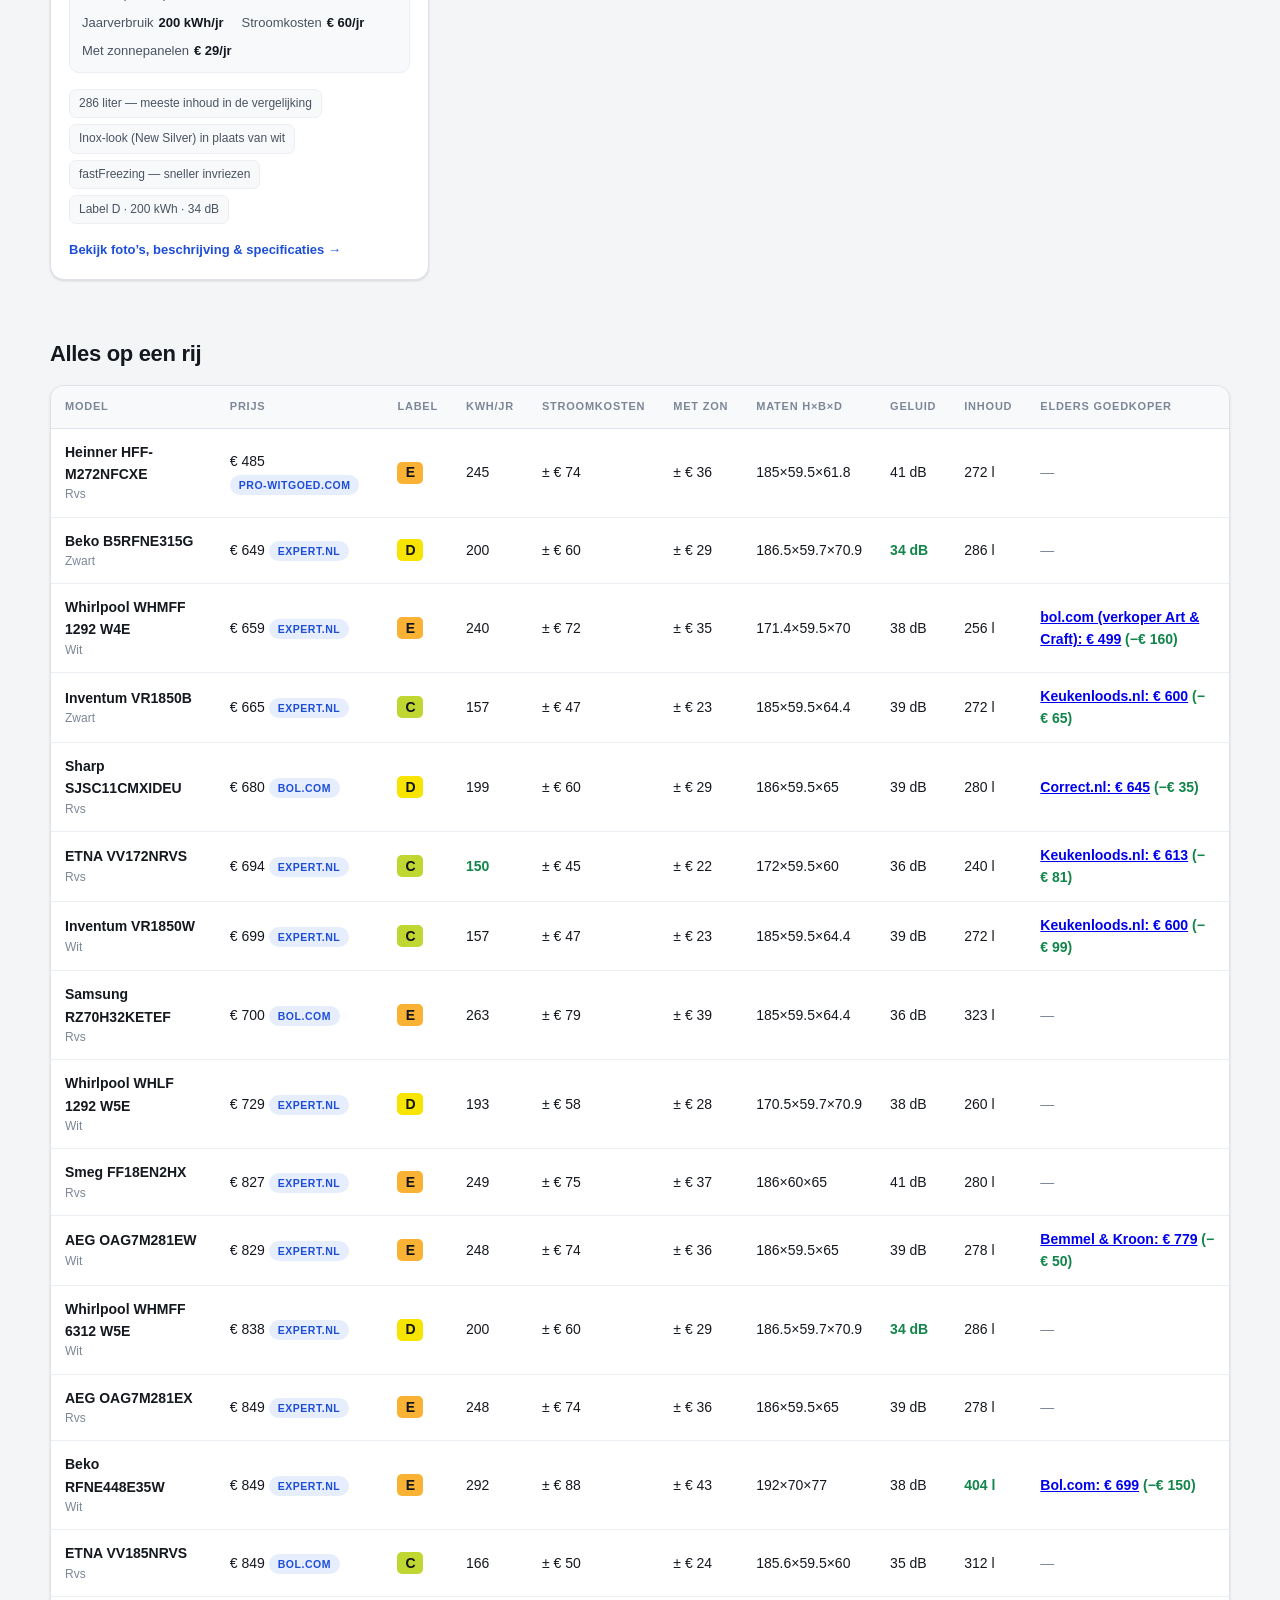
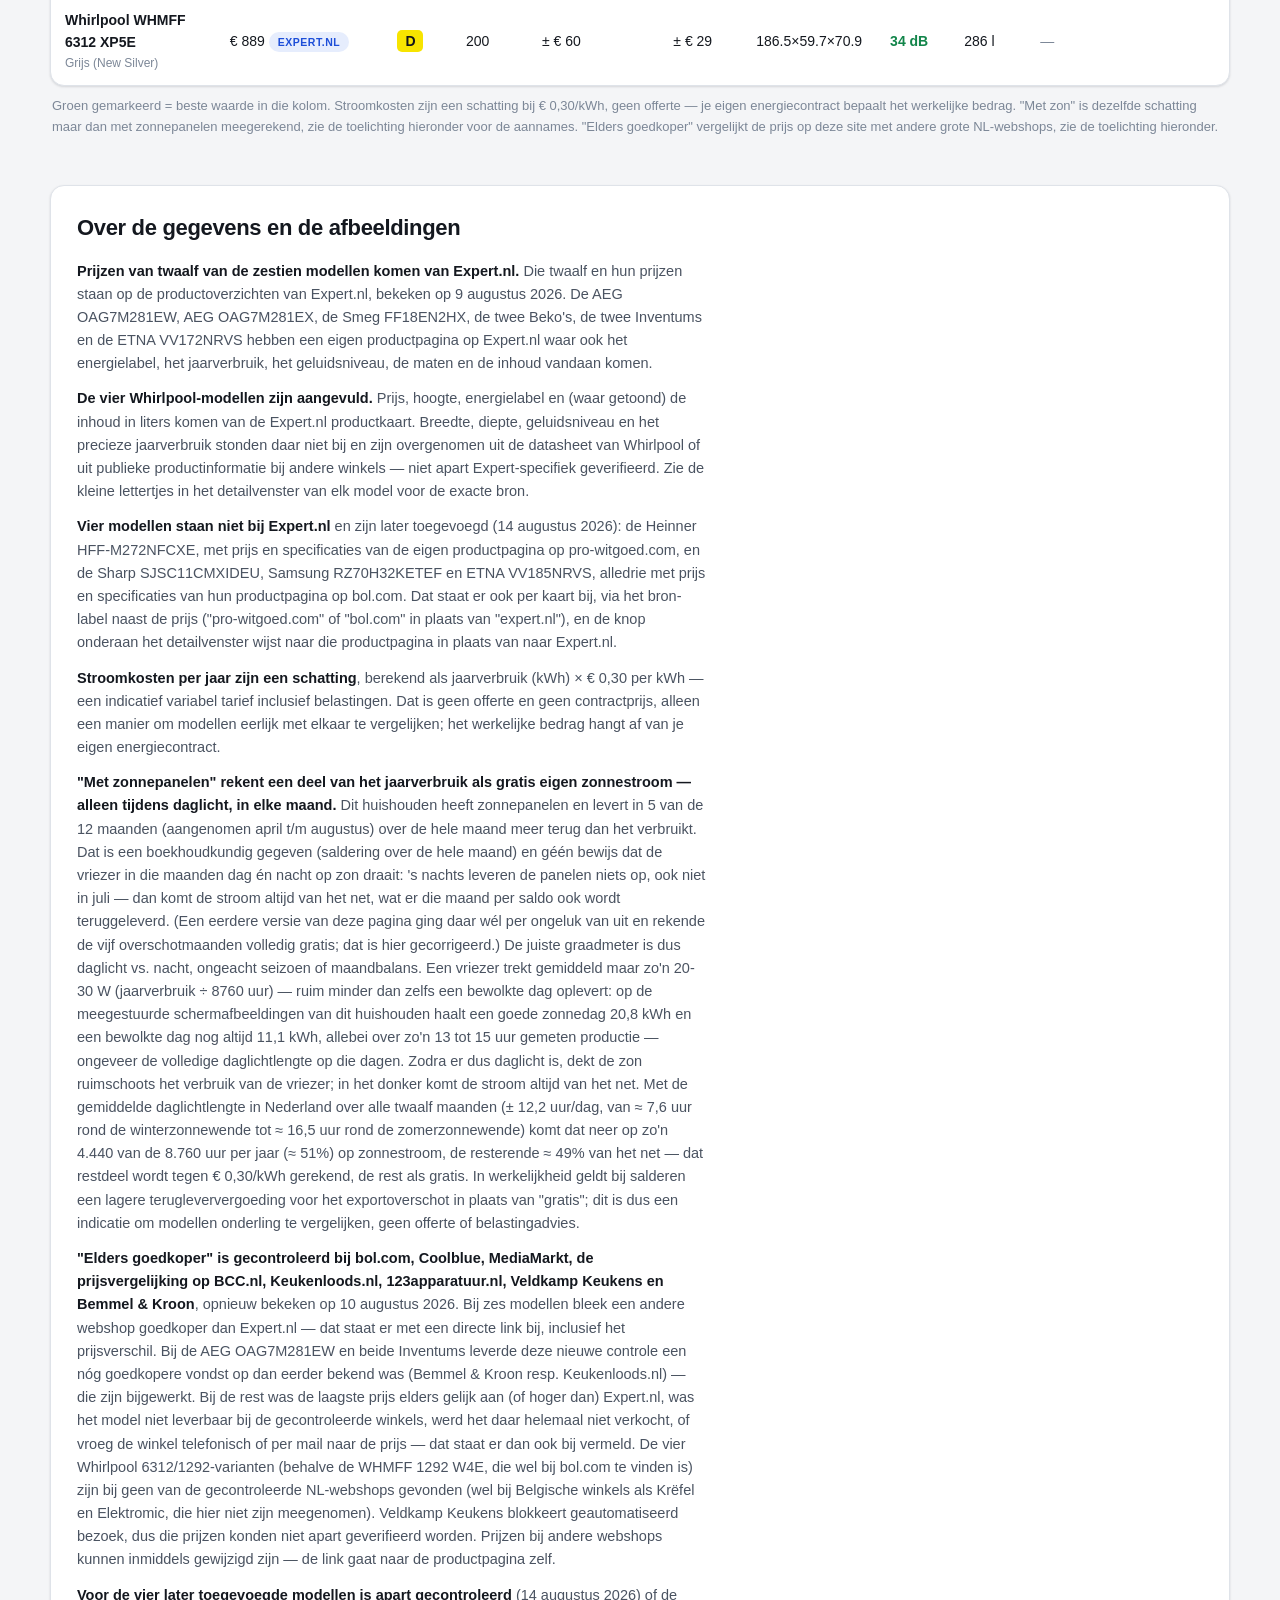
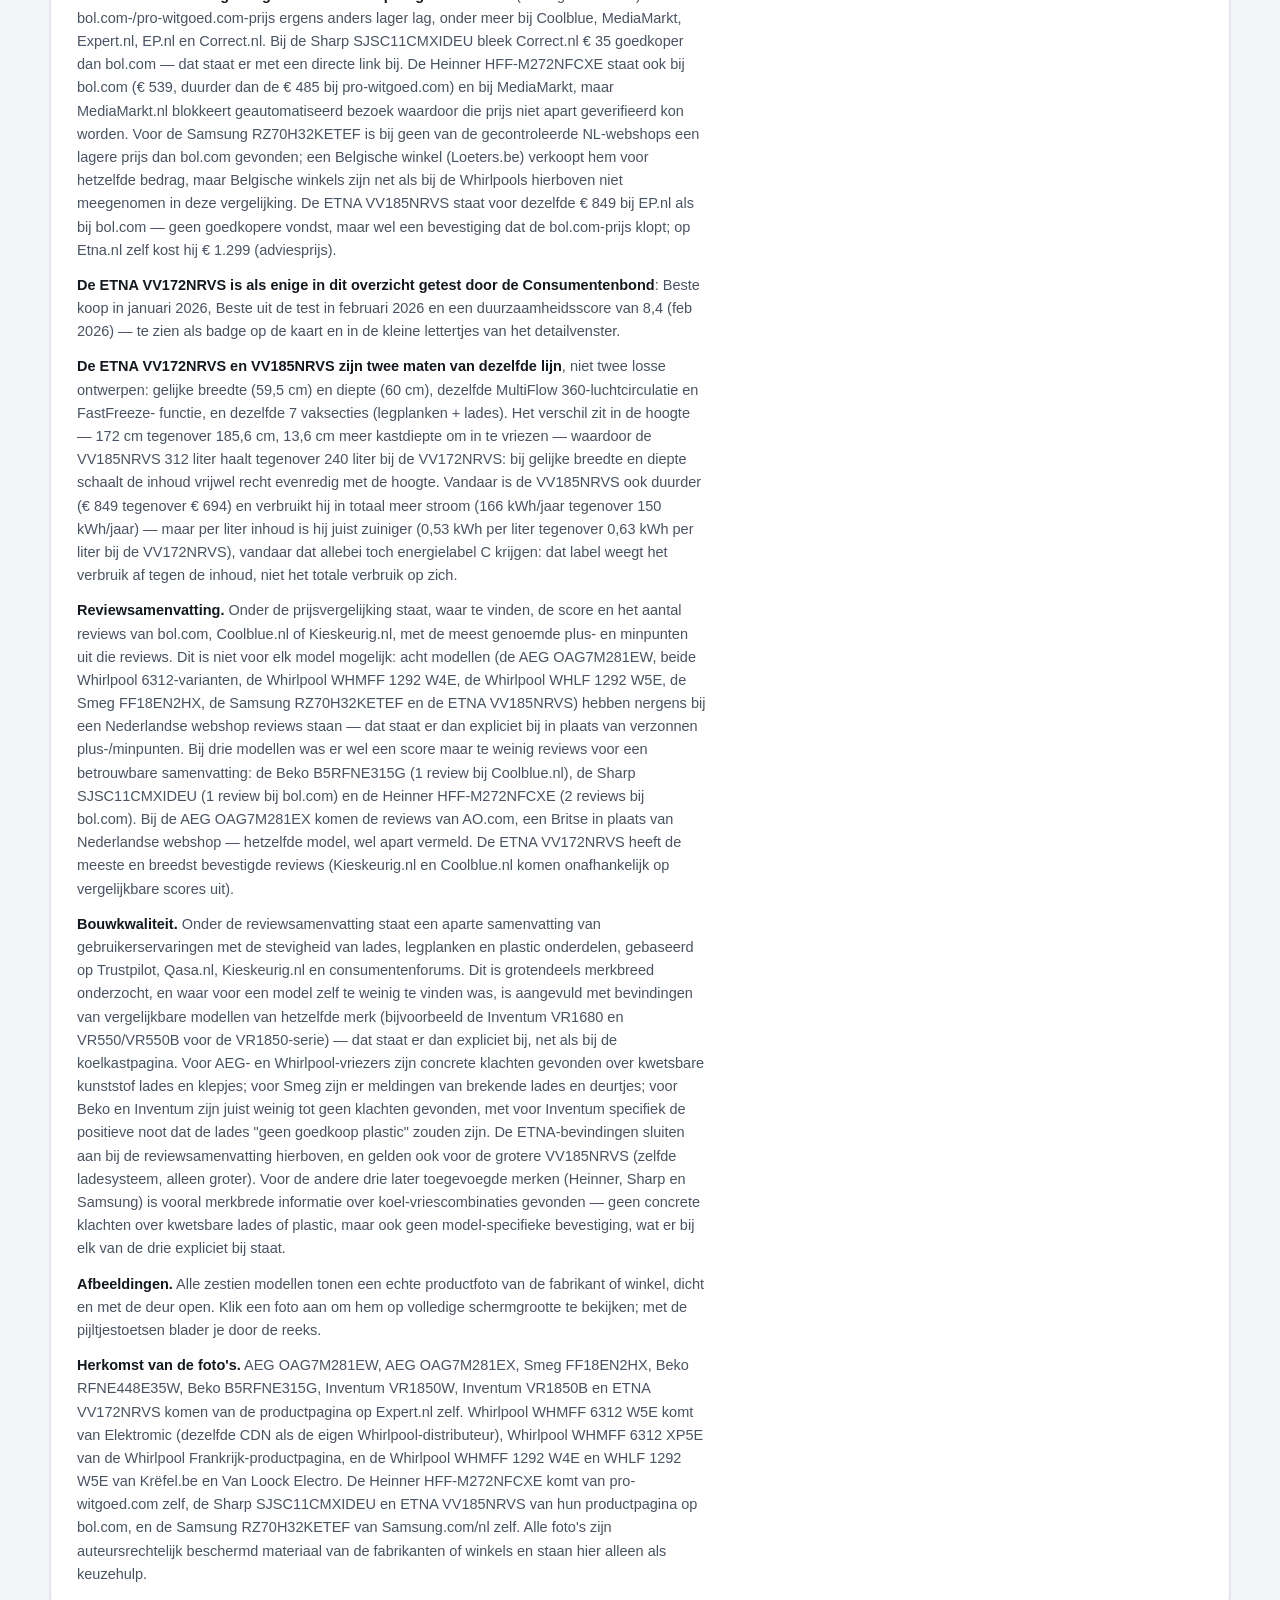
<file: vriezer.html>
<!DOCTYPE html>
<html lang="nl">
<head>
<meta charset="utf-8">
<meta name="viewport" content="width=device-width, initial-scale=1">
<title>Vriezers vergelijken — visueel overzicht</title>
<meta name="description" content="Visueel overzicht van zestien vrijstaande vrieskasten: inhoud, geluidsniveau, maten, energielabel, geschatte stroomkosten en de goedkoopste NL-webshop per model.">
<link rel="stylesheet" href="assets/style.css">
<link rel="icon" href="data:image/svg+xml,<svg xmlns='http://www.w3.org/2000/svg' viewBox='0 0 100 100'><text y='.9em' font-size='90'>🧊</text></svg>">
</head>
<body>

<header class="site-header">
  <div class="wrap">
    <p class="eyebrow">Keuzehulp · augustus 2026</p>
    <h1>Welke vriezer wordt het?</h1>
    <p class="lede">
      Zestien vrijstaande vrieskasten op één rij, in één sectie, standaard
      gesorteerd op prijs (laag naar hoog). Inhoud in liters, geluidsniveau,
      maten (hoogte × breedte × diepte), energielabel en geschatte
      stroomkosten per jaar staan direct op elke kaart — inclusief een
      uitsplitsing met en zonder zonnepanelen — geen klikken nodig om ze te
      zien. Onder de prijs staat ook meteen of een andere NL-webshop
      goedkoper is, met een directe link, en waar te vinden een samenvatting
      van wat reviewers goed en minder goed vinden. Filter op kleur (wit /
      niet wit) of sorteer op de goedkoopste prijs uit het onderzoek in
      plaats van de prijs op deze site. Klik op een foto om hem groot te
      bekijken, of ergens anders op de kaart voor de beschrijving en de
      volledige specificatielijst. Onderin kun je je eigen plus- en minpunten
      kwijt, net als bij de koelkasten.
    </p>
    <p class="lede-note">
      Twaalf van de zestien modellen en hun prijzen komen van de
      productoverzichten op Expert.nl, bekeken op 9 augustus 2026. Afmetingen,
      geluidsniveau en het exacte jaarverbruik die niet op de productkaart
      zelf stonden zijn aangevuld uit de datasheet van de fabrikant — zie de
      toelichting onderaan de pagina per model. De overige vier (Heinner
      HFF-M272NFCXE, Sharp SJSC11CMXIDEU, Samsung RZ70H32KETEF en ETNA
      VV185NRVS) staan niet bij Expert.nl en zijn later toegevoegd met prijs
      en specificaties van pro-witgoed.com resp. bol.com, bekeken op 14
      augustus 2026 — dat staat er ook per kaart bij (het "bron"-label naast
      de prijs).
    </p>
    <p class="lede-note"><a href="index.html">&larr; Terug naar de koelkasten-vergelijking</a></p>
  </div>
</header>

<main class="wrap">

  <section class="controls" aria-label="Filteren, sorteren en notities">
    <div class="color-filter" role="group" aria-label="Kleur">
      <span class="color-filter-label">Kleur</span>
      <button type="button" class="color-btn is-on" data-color="all" aria-pressed="true">Alle</button>
      <button type="button" class="color-btn" data-color="wit" aria-pressed="false">Wit</button>
      <button type="button" class="color-btn" data-color="niet-wit" aria-pressed="false">Niet wit</button>
    </div>
    <div class="author-filter" role="group" aria-label="Notities van">
      <span class="author-filter-label">Notities van</span>
      <button type="button" class="author-btn" data-author="robbin">Robbin</button>
      <button type="button" class="author-btn" data-author="anne">Anne</button>
      <button type="button" class="author-btn is-on" data-author="all" aria-pressed="true">Beiden</button>
    </div>
    <label class="sort">
      <span>Sorteer op</span>
      <select id="sort">
        <option value="default">Merk</option>
        <option value="price" selected>Prijs op deze site (laag → hoog)</option>
        <option value="cheapest">Goedkoopste prijs uit onderzoek (laag → hoog)</option>
        <option value="capacity">Inhoud (groot → klein)</option>
        <option value="noise">Geluidsniveau (stil → luid)</option>
        <option value="energy">Energieverbruik (zuinig → onzuinig)</option>
      </select>
    </label>
  </section>

  <div id="sections"></div>

  <section class="compare" aria-labelledby="compare-title">
    <h2 id="compare-title">Alles op een rij</h2>
    <div class="table-scroll">
      <table id="compare-table">
        <thead>
          <tr>
            <th scope="col">Model</th>
            <th scope="col">Prijs</th>
            <th scope="col">Label</th>
            <th scope="col">kWh/jr</th>
            <th scope="col">Stroomkosten</th>
            <th scope="col">Met zon</th>
            <th scope="col">Maten h×b×d</th>
            <th scope="col">Geluid</th>
            <th scope="col">Inhoud</th>
            <th scope="col">Elders goedkoper</th>
          </tr>
        </thead>
        <tbody></tbody>
      </table>
    </div>
    <p class="table-note">
      Groen gemarkeerd = beste waarde in die kolom. Stroomkosten zijn een
      schatting bij € 0,30/kWh, geen offerte — je eigen energiecontract bepaalt
      het werkelijke bedrag. "Met zon" is dezelfde schatting maar dan met
      zonnepanelen meegerekend, zie de toelichting hieronder voor de aannames.
      "Elders goedkoper" vergelijkt de prijs op deze site met andere grote
      NL-webshops, zie de toelichting hieronder.
    </p>
  </section>

  <section class="disclosure" aria-labelledby="bron-title">
    <h2 id="bron-title">Over de gegevens en de afbeeldingen</h2>
    <p>
      <strong>Prijzen van twaalf van de zestien modellen komen van
      Expert.nl.</strong> Die twaalf en hun prijzen staan op de
      productoverzichten van Expert.nl, bekeken op 9 augustus 2026. De AEG
      OAG7M281EW, AEG OAG7M281EX, de Smeg FF18EN2HX, de twee Beko's, de twee
      Inventums en de ETNA VV172NRVS hebben een eigen productpagina op
      Expert.nl waar ook het energielabel, het jaarverbruik, het
      geluidsniveau, de maten en de inhoud vandaan komen.
    </p>
    <p>
      <strong>De vier Whirlpool-modellen zijn aangevuld.</strong> Prijs, hoogte,
      energielabel en (waar getoond) de inhoud in liters komen van de Expert.nl
      productkaart. Breedte, diepte, geluidsniveau en het precieze jaarverbruik
      stonden daar niet bij en zijn overgenomen uit de datasheet van Whirlpool of
      uit publieke productinformatie bij andere winkels — niet apart
      Expert-specifiek geverifieerd. Zie de kleine lettertjes in het
      detailvenster van elk model voor de exacte bron.
    </p>
    <p>
      <strong>Vier modellen staan niet bij Expert.nl</strong> en zijn later
      toegevoegd (14 augustus 2026): de Heinner HFF-M272NFCXE, met prijs en
      specificaties van de eigen productpagina op pro-witgoed.com, en de
      Sharp SJSC11CMXIDEU, Samsung RZ70H32KETEF en ETNA VV185NRVS, alledrie
      met prijs en specificaties van hun productpagina op bol.com. Dat staat
      er ook per kaart bij, via het bron-label naast de prijs
      ("pro-witgoed.com" of "bol.com" in plaats van "expert.nl"), en de knop
      onderaan het detailvenster wijst naar die productpagina in plaats van
      naar Expert.nl.
    </p>
    <p>
      <strong>Stroomkosten per jaar zijn een schatting</strong>, berekend als
      jaarverbruik (kWh) × € 0,30 per kWh — een indicatief variabel tarief
      inclusief belastingen. Dat is geen offerte en geen contractprijs, alleen
      een manier om modellen eerlijk met elkaar te vergelijken; het werkelijke
      bedrag hangt af van je eigen energiecontract.
    </p>
    <p>
      <strong>"Met zonnepanelen" rekent een deel van het jaarverbruik als
      gratis eigen zonnestroom — alleen tijdens daglicht, in elke maand.</strong>
      Dit huishouden heeft zonnepanelen en levert in 5 van de 12 maanden
      (aangenomen april t/m augustus) over de hele maand meer terug dan het
      verbruikt. Dat is een boekhoudkundig gegeven (saldering over de hele
      maand) en géén bewijs dat de vriezer in die maanden dag én nacht op
      zon draait: 's nachts leveren de panelen niets op, ook niet in juli —
      dan komt de stroom altijd van het net, wat er die maand per saldo ook
      wordt teruggeleverd. (Een eerdere versie van deze pagina ging daar wél
      per ongeluk van uit en rekende de vijf overschotmaanden volledig
      gratis; dat is hier gecorrigeerd.) De juiste graadmeter is dus
      daglicht vs. nacht, ongeacht seizoen of maandbalans. Een vriezer trekt
      gemiddeld maar zo'n 20-30 W (jaarverbruik ÷ 8760 uur) — ruim minder
      dan zelfs een bewolkte dag oplevert: op de meegestuurde
      schermafbeeldingen van dit huishouden haalt een goede zonnedag 20,8
      kWh en een bewolkte dag nog altijd 11,1 kWh, allebei over zo'n 13 tot
      15 uur gemeten productie — ongeveer de volledige daglichtlengte op die
      dagen. Zodra er dus daglicht is, dekt de zon ruimschoots het verbruik
      van de vriezer; in het donker komt de stroom altijd van het net. Met
      de gemiddelde daglichtlengte in Nederland over alle twaalf maanden
      (± 12,2 uur/dag, van ≈ 7,6 uur rond de winterzonnewende tot ≈ 16,5 uur
      rond de zomerzonnewende) komt dat neer op zo'n 4.440 van de 8.760 uur
      per jaar (≈ 51%) op zonnestroom, de resterende ≈ 49% van het net — dat
      restdeel wordt tegen € 0,30/kWh gerekend, de rest als gratis. In
      werkelijkheid geldt bij salderen een lagere terugleververgoeding voor
      het exportoverschot in plaats van "gratis"; dit is dus een indicatie
      om modellen onderling te vergelijken, geen offerte of belastingadvies.
    </p>
    <p>
      <strong>"Elders goedkoper" is gecontroleerd bij bol.com, Coolblue, MediaMarkt, de
      prijsvergelijking op BCC.nl, Keukenloods.nl, 123apparatuur.nl, Veldkamp Keukens en
      Bemmel &amp; Kroon</strong>, opnieuw bekeken op 10 augustus 2026. Bij zes modellen bleek
      een andere webshop goedkoper dan Expert.nl — dat staat er met een directe link bij,
      inclusief het prijsverschil. Bij de AEG OAG7M281EW en beide Inventums leverde deze
      nieuwe controle een nóg goedkopere vondst op dan eerder bekend was (Bemmel &amp; Kroon
      resp. Keukenloods.nl) — die zijn bijgewerkt. Bij de rest was de laagste prijs elders
      gelijk aan (of hoger dan) Expert.nl, was het model niet leverbaar bij de gecontroleerde
      winkels, werd het daar helemaal niet verkocht, of vroeg de winkel telefonisch of per
      mail naar de prijs — dat staat er dan ook bij vermeld. De vier Whirlpool 6312/1292-varianten
      (behalve de WHMFF 1292 W4E, die wel bij bol.com te vinden is) zijn bij geen van de
      gecontroleerde NL-webshops gevonden (wel bij Belgische winkels als Krëfel en Elektromic,
      die hier niet zijn meegenomen). Veldkamp Keukens blokkeert geautomatiseerd bezoek, dus
      die prijzen konden niet apart geverifieerd worden. Prijzen bij andere webshops kunnen
      inmiddels gewijzigd zijn — de link gaat naar de productpagina zelf.
    </p>
    <p>
      <strong>Voor de vier later toegevoegde modellen is apart gecontroleerd</strong>
      (14 augustus 2026) of de bol.com-/pro-witgoed.com-prijs ergens anders lager lag,
      onder meer bij Coolblue, MediaMarkt, Expert.nl, EP.nl en Correct.nl. Bij de Sharp
      SJSC11CMXIDEU bleek Correct.nl € 35 goedkoper dan bol.com — dat staat er met een
      directe link bij. De Heinner HFF-M272NFCXE staat ook bij bol.com (€ 539, duurder dan
      de € 485 bij pro-witgoed.com) en bij MediaMarkt, maar MediaMarkt.nl blokkeert
      geautomatiseerd bezoek waardoor die prijs niet apart geverifieerd kon worden. Voor de
      Samsung RZ70H32KETEF is bij geen van de gecontroleerde NL-webshops een lagere prijs
      dan bol.com gevonden; een Belgische winkel (Loeters.be) verkoopt hem voor hetzelfde
      bedrag, maar Belgische winkels zijn net als bij de Whirlpools hierboven niet
      meegenomen in deze vergelijking. De ETNA VV185NRVS staat voor dezelfde € 849 bij
      EP.nl als bij bol.com — geen goedkopere vondst, maar wel een bevestiging dat de
      bol.com-prijs klopt; op Etna.nl zelf kost hij € 1.299 (adviesprijs).
    </p>
    <p>
      <strong>De ETNA VV172NRVS is als enige in dit overzicht getest door de
      Consumentenbond</strong>: Beste koop in januari 2026, Beste uit de test
      in februari 2026 en een duurzaamheidsscore van 8,4 (feb 2026) — te zien
      als badge op de kaart en in de kleine lettertjes van het detailvenster.
    </p>
    <p>
      <strong>De ETNA VV172NRVS en VV185NRVS zijn twee maten van dezelfde
      lijn</strong>, niet twee losse ontwerpen: gelijke breedte (59,5 cm) en
      diepte (60 cm), dezelfde MultiFlow 360-luchtcirculatie en FastFreeze-
      functie, en dezelfde 7 vaksecties (legplanken + lades). Het verschil
      zit in de hoogte — 172 cm tegenover 185,6 cm, 13,6 cm meer kastdiepte
      om in te vriezen — waardoor de VV185NRVS 312 liter haalt tegenover 240
      liter bij de VV172NRVS: bij gelijke breedte en diepte schaalt de
      inhoud vrijwel recht evenredig met de hoogte. Vandaar is de VV185NRVS
      ook duurder (€ 849 tegenover € 694) en verbruikt hij in totaal meer
      stroom (166 kWh/jaar tegenover 150 kWh/jaar) — maar per liter inhoud
      is hij juist zuiniger (0,53 kWh per liter tegenover 0,63 kWh per liter
      bij de VV172NRVS), vandaar dat allebei toch energielabel C krijgen: dat
      label weegt het verbruik af tegen de inhoud, niet het totale verbruik
      op zich.
    </p>
    <p>
      <strong>Reviewsamenvatting.</strong> Onder de prijsvergelijking staat, waar te vinden,
      de score en het aantal reviews van bol.com, Coolblue.nl of Kieskeurig.nl, met de meest
      genoemde plus- en minpunten uit die reviews. Dit is niet voor elk model mogelijk: acht
      modellen (de AEG OAG7M281EW, beide Whirlpool 6312-varianten, de Whirlpool WHMFF 1292 W4E,
      de Whirlpool WHLF 1292 W5E, de Smeg FF18EN2HX, de Samsung RZ70H32KETEF en de ETNA
      VV185NRVS) hebben nergens bij een Nederlandse webshop reviews staan — dat staat er dan
      expliciet bij in plaats van verzonnen plus-/minpunten. Bij drie modellen was er wel een
      score maar te weinig reviews voor een betrouwbare samenvatting: de Beko B5RFNE315G (1
      review bij Coolblue.nl), de Sharp SJSC11CMXIDEU (1 review bij bol.com) en de Heinner
      HFF-M272NFCXE (2 reviews bij bol.com). Bij de AEG OAG7M281EX komen de reviews van AO.com,
      een Britse in plaats van Nederlandse webshop — hetzelfde model, wel apart vermeld. De
      ETNA VV172NRVS heeft de meeste en breedst bevestigde reviews (Kieskeurig.nl en
      Coolblue.nl komen onafhankelijk op vergelijkbare scores uit).
    </p>
    <p>
      <strong>Bouwkwaliteit.</strong> Onder de reviewsamenvatting staat een aparte samenvatting
      van gebruikerservaringen met de stevigheid van lades, legplanken en plastic onderdelen,
      gebaseerd op Trustpilot, Qasa.nl, Kieskeurig.nl en consumentenforums. Dit is grotendeels
      merkbreed onderzocht, en waar voor een model zelf te weinig te vinden was, is aangevuld
      met bevindingen van vergelijkbare modellen van hetzelfde merk (bijvoorbeeld de Inventum
      VR1680 en VR550/VR550B voor de VR1850-serie) — dat staat er dan expliciet bij, net als bij
      de koelkastpagina. Voor AEG- en Whirlpool-vriezers zijn concrete klachten gevonden over
      kwetsbare kunststof lades en klepjes; voor Smeg zijn er meldingen van brekende lades en
      deurtjes; voor Beko en Inventum zijn juist weinig tot geen klachten gevonden, met voor
      Inventum specifiek de positieve noot dat de lades "geen goedkoop plastic" zouden zijn. De
      ETNA-bevindingen sluiten aan bij de reviewsamenvatting hierboven, en gelden ook voor de
      grotere VV185NRVS (zelfde ladesysteem, alleen groter). Voor de andere drie later
      toegevoegde merken (Heinner, Sharp en Samsung) is vooral merkbrede informatie over
      koel-vriescombinaties gevonden — geen concrete klachten over kwetsbare lades of plastic,
      maar ook geen model-specifieke bevestiging, wat er bij elk van de drie expliciet bij
      staat.
    </p>
    <p>
      <strong>Afbeeldingen.</strong> Alle zestien modellen tonen een echte
      productfoto van de fabrikant of winkel, dicht en met de deur open. Klik
      een foto aan om hem op volledige schermgrootte te bekijken; met de
      pijltjestoetsen blader je door de reeks.
    </p>
    <p class="fineprint-sources">
      <strong>Herkomst van de foto's.</strong> AEG OAG7M281EW, AEG OAG7M281EX,
      Smeg FF18EN2HX, Beko RFNE448E35W, Beko B5RFNE315G, Inventum VR1850W,
      Inventum VR1850B en ETNA VV172NRVS komen van de productpagina op
      Expert.nl zelf. Whirlpool WHMFF 6312 W5E komt van Elektromic (dezelfde
      CDN als de eigen Whirlpool-distributeur), Whirlpool WHMFF 6312 XP5E van
      de Whirlpool Frankrijk-productpagina, en de Whirlpool WHMFF 1292 W4E en
      WHLF 1292 W5E van Krëfel.be en Van Loock Electro. De Heinner
      HFF-M272NFCXE komt van pro-witgoed.com zelf, de Sharp SJSC11CMXIDEU en
      ETNA VV185NRVS van hun productpagina op bol.com, en de Samsung
      RZ70H32KETEF van Samsung.com/nl zelf. Alle foto's zijn auteursrechtelijk
      beschermd materiaal van de fabrikanten of winkels en staan hier alleen
      als keuzehulp.
    </p>
  </section>

</main>

<footer class="site-footer">
  <div class="wrap">
    <p>Gemaakt als keuzehulp · specificaties augustus 2026 · prijzen indicatief, geen aanbieding.</p>
  </div>
</footer>

<!-- Detailvenster -->
<div class="modal" id="modal" hidden>
  <div class="modal-backdrop" data-close></div>
  <div class="modal-panel" role="dialog" aria-modal="true" aria-labelledby="modal-title">
    <button class="modal-close" data-close aria-label="Sluiten">&times;</button>
    <div class="modal-body">
      <div class="modal-gallery">
        <button class="stage" id="stage" type="button" aria-label="Foto vergroten">
          <span class="stage-zoom" aria-hidden="true">Vergroten</span>
        </button>
        <div class="thumbs" id="thumbs" role="tablist" aria-label="Afbeeldingen"></div>
      </div>
      <div class="modal-info">
        <p class="modal-eyebrow" id="modal-eyebrow"></p>
        <h2 id="modal-title"></h2>
        <p class="modal-tagline" id="modal-tagline"></p>
        <div class="modal-keys" id="modal-keys"></div>
        <div id="modal-cheaper"></div>
        <p class="modal-desc" id="modal-desc"></p>
        <h3>Unieke features</h3>
        <ul class="feature-list" id="modal-features"></ul>
        <h3>Alle specificaties</h3>
        <table class="spec-table"><tbody id="modal-specs"></tbody></table>
        <div class="modal-actions">
          <a class="btn-expert" id="modal-link" href="#" target="_blank" rel="noopener noreferrer">
            Bekijk op Expert.nl &rarr;
          </a>
          <a class="btn-photos" id="modal-photo-link" href="#" target="_blank" rel="noopener noreferrer">
            Foto's bij de fabrikant &rarr;
          </a>
        </div>
        <p class="modal-fineprint" id="modal-fineprint"></p>
      </div>
    </div>
  </div>
</div>

<!-- Foto op volle schermgrootte -->
<div class="lightbox" id="lightbox" hidden>
  <div class="lightbox-backdrop" data-lightbox-close></div>
  <button class="lightbox-close" data-lightbox-close aria-label="Sluiten">&times;</button>
  <button class="lightbox-nav is-prev" id="lightbox-prev" aria-label="Vorige foto">&#8249;</button>
  <button class="lightbox-nav is-next" id="lightbox-next" aria-label="Volgende foto">&#8250;</button>
  <figure class="lightbox-figure" role="dialog" aria-modal="true" aria-label="Foto op ware grootte">
    <img id="lightbox-img" alt="">
    <figcaption>
      <span id="lightbox-caption"></span>
      <span class="lightbox-count" id="lightbox-count"></span>
    </figcaption>
  </figure>
</div>

<script src="assets/vriezer-data.js"></script>
<script src="assets/vriezer-app.js"></script>
</body>
</html>
</file>
<file: assets/style.css>
/* Koelkast-keuzehulp — stylesheet */

:root {
  --bg: #f4f5f7;
  --bg-soft: #eaecf0;
  --surface: #ffffff;
  --surface-2: #f8f9fb;
  --ink: #14181f;
  --ink-2: #4a5361;
  --ink-3: #7c8797;
  --line: #dfe3e9;
  --line-soft: #ebeef3;
  --brand: #1d4ed8;
  --good: #12854a;
  --good-bg: #e3f6ec;
  --check: #1d4ed8;
  --check-bg: #e6edfd;
  --bad: #b42318;
  --bad-bg: #fdeceb;
  --award: #92620a;
  --award-bg: #fff3d6;
  --shadow-sm: 0 1px 2px rgba(16, 24, 40, .06), 0 1px 3px rgba(16, 24, 40, .08);
  --shadow-md: 0 4px 12px rgba(16, 24, 40, .08), 0 12px 28px rgba(16, 24, 40, .10);
  --shadow-lg: 0 24px 60px rgba(16, 24, 40, .28);
  --radius: 14px;
}

@media (prefers-color-scheme: dark) {
  :root:not([data-theme="light"]) {
    --bg: #0e1116;
    --bg-soft: #151a21;
    --surface: #171c24;
    --surface-2: #1e242e;
    --ink: #eef1f6;
    --ink-2: #b3bcc9;
    --ink-3: #7f8b9b;
    --line: #2a323d;
    --line-soft: #232a34;
    --brand: #7aa2ff;
    --good: #4ade80;
    --good-bg: #10331f;
    --check: #9db9ff;
    --check-bg: #182642;
    --bad: #ff9a90;
    --bad-bg: #3a1a17;
    --award: #f5c451;
    --award-bg: #3a2c0a;
    --shadow-sm: 0 1px 2px rgba(0, 0, 0, .5);
    --shadow-md: 0 4px 12px rgba(0, 0, 0, .45), 0 16px 32px rgba(0, 0, 0, .35);
    --shadow-lg: 0 24px 70px rgba(0, 0, 0, .7);
  }
}

* { box-sizing: border-box; }

body {
  margin: 0;
  background: var(--bg);
  color: var(--ink);
  font: 400 16px/1.6 -apple-system, BlinkMacSystemFont, "Segoe UI", Inter, Roboto,
        "Helvetica Neue", Arial, sans-serif;
  -webkit-font-smoothing: antialiased;
}

.wrap { width: min(1180px, 100% - 40px); margin-inline: auto; }

/* ---------- header ---------- */

.site-header {
  background: linear-gradient(180deg, var(--surface), var(--bg));
  border-bottom: 1px solid var(--line);
  padding: 56px 0 40px;
}
.eyebrow {
  margin: 0 0 10px;
  font-size: 12px;
  font-weight: 700;
  letter-spacing: .1em;
  text-transform: uppercase;
  color: var(--ink-3);
}
h1 {
  margin: 0 0 14px;
  font-size: clamp(30px, 4.6vw, 46px);
  line-height: 1.1;
  letter-spacing: -.022em;
}
.lede {
  margin: 0;
  max-width: 62ch;
  font-size: 17px;
  color: var(--ink-2);
}

/* ---------- controls ---------- */

.controls {
  display: flex;
  flex-wrap: wrap;
  gap: 16px;
  align-items: center;
  justify-content: space-between;
  margin: 32px 0 8px;
}

/* Geldt voor alle kaarten tegelijk — vandaar in de controls-balk, niet per
   kaart. Zelfde pil-vormgeving als de merkschakelaar op de foto. */
.author-filter { display: flex; align-items: center; gap: 9px; font-size: 14px; }
.author-filter-label { color: var(--ink-2); }
.author-btn {
  appearance: none;
  border: 1px solid var(--line);
  background: var(--surface);
  border-radius: 999px;
  padding: 6px 13px;
  font: inherit;
  font-size: 13px;
  font-weight: 650;
  color: var(--ink-2);
  cursor: pointer;
  transition: background .15s, color .15s, border-color .15s;
}
.author-btn + .author-btn { margin-left: -1px; }
.author-btn:hover { border-color: var(--ink-3); }
.author-btn.is-on {
  background: var(--ink);
  border-color: var(--ink);
  color: var(--bg);
}

/* Kleurfilter (vriezerpagina): zelfde pil-vormgeving als de notitiefilter,
   maar een eigen klasse zodat de click-handlers niet door elkaar lopen. */
.color-filter { display: flex; align-items: center; gap: 9px; font-size: 14px; }
.color-filter-label { color: var(--ink-2); }
.color-btn {
  appearance: none;
  border: 1px solid var(--line);
  background: var(--surface);
  border-radius: 999px;
  padding: 6px 13px;
  font: inherit;
  font-size: 13px;
  font-weight: 650;
  color: var(--ink-2);
  cursor: pointer;
  transition: background .15s, color .15s, border-color .15s;
}
.color-btn + .color-btn { margin-left: -1px; }
.color-btn:hover { border-color: var(--ink-3); }
.color-btn.is-on {
  background: var(--ink);
  border-color: var(--ink);
  color: var(--bg);
}

.sort { display: flex; align-items: center; gap: 9px; font-size: 14px; color: var(--ink-2); }
.sort select {
  font: inherit;
  font-size: 14px;
  padding: 8px 11px;
  border-radius: 9px;
  border: 1px solid var(--line);
  background: var(--surface);
  color: var(--ink);
  cursor: pointer;
}

/* ---------- secties ---------- */

.model-section { margin-top: 34px; }
.model-section:first-child { margin-top: 8px; }
.section-head {
  border-top: 2px solid var(--ink);
  padding-top: 14px;
  margin-bottom: 20px;
}
.section-head h2 {
  margin: 0;
  font-size: clamp(20px, 2.4vw, 26px);
  letter-spacing: -.015em;
  display: flex;
  align-items: center;
  gap: 10px;
}
.section-count {
  font-size: 12px;
  font-weight: 700;
  color: var(--ink-3);
  background: var(--surface-2);
  border: 1px solid var(--line);
  border-radius: 999px;
  padding: 2px 9px;
  font-variant-numeric: tabular-nums;
}
.section-blurb {
  margin: 6px 0 0;
  max-width: 68ch;
  font-size: 14.5px;
  color: var(--ink-2);
}

/* ---------- grid & kaarten ---------- */

.grid {
  display: grid;
  grid-template-columns: repeat(auto-fill, minmax(290px, 1fr));
  gap: 22px;
}

.card {
  position: relative;
  display: flex;
  flex-direction: column;
  text-align: left;
  padding: 0;
  border: 1px solid var(--line);
  border-radius: var(--radius);
  background: var(--surface);
  box-shadow: var(--shadow-sm);
  cursor: pointer;
  overflow: hidden;
  transition: transform .18s ease, box-shadow .18s ease, border-color .18s ease;
}
.card:hover, .card:focus-within {
  transform: translateY(-3px);
  box-shadow: var(--shadow-md);
  border-color: var(--ink-3);
}
.card::before {
  content: "";
  position: absolute;
  inset: 0 0 auto;
  height: 3px;
  background: var(--accent);
}

.card-media {
  position: relative;
  background: var(--surface-2);
  border-bottom: 1px solid var(--line-soft);
  padding: 12px 12px 4px;
  display: flex;
  justify-content: center;
  cursor: zoom-in;
}
/* Coverbeeld 640 px hoog; de breedte blijft die van de kaart. */
.card-media .fridge-photo { height: 640px; width: 100%; }

/* Vriezerpagina: dicht en open naast elkaar in plaats van één coverbeeld. */
.card-media-photos {
  display: flex;
  gap: 6px;
  width: 100%;
}
.card-media-photo {
  flex: 1 1 0;
  min-width: 0;
  display: flex;
  flex-direction: column;
  align-items: center;
  cursor: zoom-in;
}
.card-media-photo .fridge-photo,
.card-media-photo .photo-placeholder {
  height: 460px;
  width: 100%;
  object-fit: contain;
}
.card-media-photo-label {
  margin-top: 6px;
  font-size: 10.5px;
  font-weight: 700;
  letter-spacing: .06em;
  text-transform: uppercase;
  color: var(--ink-3);
}
@media (max-width: 560px) {
  .card-media-photo .fridge-photo,
  .card-media-photo .photo-placeholder { height: 260px; }
}
.card-zoom {
  position: absolute;
  left: 50%;
  bottom: 12px;
  transform: translateX(-50%);
  padding: 5px 11px;
  border-radius: 999px;
  background: var(--surface);
  border: 1px solid var(--line);
  font-size: 11.5px;
  font-weight: 700;
  color: var(--ink-2);
  white-space: nowrap;
  opacity: 0;
  transition: opacity .15s;
  pointer-events: none;
}
.card-media:hover .card-zoom { opacity: 1; }

/* Hartje rechtsonder: favoriet markeren voor de vergelijkingssectie
   onderaan. Altijd zichtbaar (niet pas bij hover) — anders is de knop op
   een telefoon niet te vinden. */
.fav-btn {
  position: absolute;
  right: 12px;
  bottom: 12px;
  width: 36px;
  height: 36px;
  padding: 0;
  display: flex;
  align-items: center;
  justify-content: center;
  border-radius: 999px;
  border: 1px solid var(--line);
  background: var(--surface);
  box-shadow: var(--shadow-sm);
  cursor: pointer;
  transition: border-color .15s, background .15s, transform .1s;
}
.fav-btn svg { display: block; overflow: visible; }
.fav-btn svg path {
  fill: none;
  stroke: var(--ink-3);
  stroke-width: 1.9;
  stroke-linejoin: round;
  stroke-linecap: round;
  transition: fill .15s, stroke .15s;
}
.fav-btn:hover svg path { stroke: var(--bad); }
.fav-btn:active { transform: scale(.92); }
.fav-btn.is-fav { border-color: transparent; background: var(--bad-bg); }
.fav-btn.is-fav svg path { fill: var(--bad); stroke: var(--bad); }

/* Speelse bevestiging bij het favoriet maken zelf; verwijderen blijft rustig. */
@keyframes fav-pop {
  0%   { transform: scale(1); }
  40%  { transform: scale(1.32); }
  65%  { transform: scale(.92); }
  100% { transform: scale(1); }
}
.fav-btn.just-set svg { animation: fav-pop .4s cubic-bezier(.34, 1.56, .64, 1); }

/* Op een telefoon vult 640 px bijna het hele scherm; daar iets lager. */
@media (max-width: 560px) {
  .card-media .fridge-photo { height: 460px; }
}

.badge-type {
  position: absolute;
  top: 12px;
  left: 12px;
  font-size: 11px;
  font-weight: 700;
  letter-spacing: .05em;
  text-transform: uppercase;
  padding: 4px 9px;
  border-radius: 999px;
  background: var(--surface);
  border: 1px solid var(--line);
  color: var(--ink-2);
}
.badge-best {
  position: absolute;
  top: 12px;
  right: 12px;
  font-size: 11px;
  font-weight: 700;
  padding: 4px 9px;
  border-radius: 999px;
  background: var(--good-bg);
  color: var(--good);
}
/* Onderscheiding van een externe testorganisatie (bv. Consumentenbond) —
   staat los van de automatisch berekende badges hierboven. */
.badge-award {
  position: absolute;
  top: 44px;
  left: 12px;
  max-width: calc(100% - 24px);
  font-size: 10.5px;
  font-weight: 700;
  padding: 4px 9px;
  border-radius: 999px;
  background: var(--award-bg);
  color: var(--award);
  white-space: nowrap;
  overflow: hidden;
  text-overflow: ellipsis;
}

.card-body { padding: 16px 18px 18px; display: flex; flex-direction: column; flex: 1; }
.card-brand {
  font-size: 12px;
  font-weight: 700;
  letter-spacing: .09em;
  text-transform: uppercase;
  color: var(--accent);
  margin: 0 0 2px;
}
.card-model { margin: 0; font-size: 19px; letter-spacing: -.01em; }
.card-series { margin: 2px 0 0; font-size: 13px; color: var(--ink-3); }

.card-price {
  margin: 14px 0 0;
  display: flex;
  align-items: center;
  gap: 9px;
}
.price-value { font-size: 27px; font-weight: 700; letter-spacing: -.02em; }
.price-original {
  font-size: 14px;
  color: var(--ink-3);
  text-decoration: line-through;
  text-decoration-thickness: 1px;
  text-underline-offset: 3px;
}

/* Prijsvergelijking met andere NL-webshops, direct onder de Expert-prijs. */
.card-cheaper {
  margin: 6px 0 0;
  font-size: 12.5px;
  color: var(--good);
}
.card-cheaper a { color: inherit; font-weight: 700; text-decoration: underline; text-underline-offset: 2px; }
.card-cheaper.is-none { color: var(--ink-3); }
.modal-cheaper {
  margin: -6px 0 16px;
  font-size: 13.5px;
  color: var(--good);
}
.modal-cheaper a { color: inherit; font-weight: 700; text-decoration: underline; text-underline-offset: 2px; }
.modal-cheaper.is-none { color: var(--ink-3); }

.pc-link {
  display: inline-block;
  margin-top: 3px;
  font-size: 12px;
  font-weight: 600;
  color: var(--brand);
  text-decoration: none;
}
.pc-link:hover { text-decoration: underline; }
.pc-checked {
  margin: 3px 0 0;
  font-size: 10px;
  color: var(--ink-3);
}

/* Reviewsamenvatting van externe webshops: score + plus/minpunten in twee
   kolommen. Dezelfde neutrale kaartstijl als de prijsvergelijking. */
.reviews-block {
  margin: 10px 0 0;
  padding: 9px 12px;
  border-radius: 10px;
  background: var(--surface-2);
  border: 1px solid var(--line);
}
.reviews-block.is-empty { opacity: .8; }
.rev-line {
  margin: 0;
  font-size: 12.5px;
  line-height: 1.45;
  color: var(--ink-2);
}
.rev-line + .rev-line { margin-top: 2px; }
.rev-score { font-weight: 700; color: var(--ink); }
.rev-count { color: var(--ink-3); }
.rev-cols {
  display: grid;
  grid-template-columns: 1fr 1fr;
  gap: 8px;
  margin: 8px 0 0;
}
.rev-col-title {
  margin: 0 0 3px;
  font-size: 10px;
  font-weight: 700;
  letter-spacing: .05em;
  text-transform: uppercase;
}
.rev-col.is-pro .rev-col-title { color: var(--good); }
.rev-col.is-con .rev-col-title { color: var(--bad); }
.rev-col ul {
  margin: 0;
  padding: 0 0 0 14px;
  font-size: 12px;
  line-height: 1.4;
  color: var(--ink-2);
}
.rev-col li + li { margin-top: 3px; }
.rev-col-empty {
  margin: 0;
  font-size: 12px;
  color: var(--ink-3);
  font-style: italic;
}
.rev-note {
  margin: 6px 0 0;
  font-size: 11px;
  font-style: italic;
  color: var(--ink-3);
}

@media (max-width: 480px) {
  .rev-cols { grid-template-columns: 1fr; }
}

/* Bouwkwaliteit-ervaringen (koelkastpagina): lades, legplanken en plastic
   onderdelen, grotendeels merkbreed onderzocht. Zelfde neutrale kaartstijl
   als de prijsvergelijking en reviews. */
.quality-block {
  margin: 10px 0 0;
  padding: 9px 12px;
  border-radius: 10px;
  background: var(--surface-2);
  border: 1px solid var(--line);
}
.quality-title {
  margin: 0 0 6px;
  font-size: 10px;
  font-weight: 700;
  letter-spacing: .05em;
  text-transform: uppercase;
  color: var(--ink-3);
}
.quality-list {
  margin: 0;
  padding: 0 0 0 14px;
  font-size: 12.5px;
  line-height: 1.5;
  color: var(--ink-2);
}
.quality-list li + li { margin-top: 5px; }
.quality-lifespan {
  margin: 8px 0 0;
  padding-top: 8px;
  border-top: 1px solid var(--line);
  font-size: 12px;
  color: var(--ink-2);
}

/* Label en geluid staan rechtsboven naast merk/model/prijs, in plaats van in
   een aparte statsrij verderop. */
.card-head { display: flex; align-items: flex-start; gap: 10px; }
.card-head-text { min-width: 0; flex: 1; }
.card-head-badges {
  flex: none;
  display: flex;
  flex-direction: column;
  align-items: center;
  gap: 6px;
}
.noise-badge {
  display: inline-flex;
  align-items: center;
  justify-content: center;
  height: 22px;
  padding: 0 7px;
  border-radius: 5px;
  border: 1px solid var(--line);
  background: var(--surface-2);
  color: var(--ink-2);
  font-size: 11.5px;
  font-weight: 700;
  white-space: nowrap;
}

.src-tag {
  font-size: 10.5px;
  font-weight: 700;
  letter-spacing: .05em;
  text-transform: uppercase;
  padding: 3px 8px;
  border-radius: 999px;
  background: var(--surface-2);
  border: 1px solid var(--line);
  color: var(--ink-3);
  white-space: nowrap;
}
.src-tag.is-quoted {
  background: var(--good-bg);
  border-color: transparent;
  color: var(--good);
}
.src-tag.is-checked {
  background: var(--check-bg);
  border-color: transparent;
  color: var(--check);
}

.card-stats {
  display: grid;
  grid-template-columns: repeat(3, 1fr);
  gap: 1px;
  margin: 16px 0 0;
  background: var(--line-soft);
  border: 1px solid var(--line-soft);
  border-radius: 10px;
  overflow: hidden;
}
.stat { background: var(--surface); padding: 9px 8px; text-align: center; }
.stat-label {
  display: block;
  font-size: 10px;
  font-weight: 700;
  letter-spacing: .06em;
  text-transform: uppercase;
  color: var(--ink-3);
  margin-bottom: 3px;
}
.stat-value { font-size: 15px; font-weight: 650; font-variant-numeric: tabular-nums; }
.stat-note {
  display: block;
  font-size: 12px;
  font-weight: 400;
  color: var(--ink-3);
  margin-top: 2px;
  text-decoration: line-through;
  text-decoration-thickness: 1px;
  text-underline-offset: 2px;
}

.energy-pill {
  display: inline-flex;
  align-items: center;
  justify-content: center;
  min-width: 26px;
  height: 22px;
  padding: 0 7px;
  border-radius: 5px;
  font-weight: 800;
  font-size: 14px;
  color: #10131a;
}

.card-features {
  list-style: none;
  margin: 16px 0 0;
  padding: 0;
  display: flex;
  flex-wrap: wrap;
  gap: 6px;
}
.card-features li {
  font-size: 12px;
  padding: 4px 9px;
  border-radius: 7px;
  background: var(--surface-2);
  border: 1px solid var(--line-soft);
  color: var(--ink-2);
}

/* De detailknop is de plek waar het toetsenbord de kaart binnenkomt. */
.card-open {
  margin-top: auto;
  padding: 16px 0 0;
  border: 0;
  background: none;
  text-align: left;
  font: inherit;
  font-size: 13px;
  font-weight: 650;
  color: var(--brand);
  cursor: pointer;
}
.card-open:hover { text-decoration: underline; }

/* ---------- twee merken op één kaart ---------- */

/* De schakelaar zelf ligt op de cover foto, rechtsboven; badge-best staat op
   dezelfde hoek en schuift bij een tweeling naar beneden om niet te overlappen. */
.media-twin-toggle {
  position: absolute;
  top: 12px;
  right: 12px;
  z-index: 1;
  background: var(--surface);
  box-shadow: var(--shadow-sm);
}
.card.is-twin .badge-best { top: 54px; }

.twin-toggle {
  display: inline-flex;
  padding: 3px;
  gap: 3px;
  border: 1px solid var(--line);
  border-radius: 999px;
  background: var(--surface-2);
}
.twin-btn {
  appearance: none;
  border: 0;
  background: none;
  border-radius: 999px;
  padding: 5px 14px;
  font: inherit;
  font-size: 12.5px;
  font-weight: 700;
  color: var(--ink-3);
  cursor: pointer;
  transition: background .15s, color .15s;
}
.twin-btn:hover { color: var(--ink); }
.twin-btn.is-on {
  background: var(--ink);
  color: var(--bg);
}
.twin-note-title {
  margin: 14px 0 4px;
  font-size: 10.5px;
  font-weight: 700;
  letter-spacing: .07em;
  text-transform: uppercase;
  color: var(--ink-3);
}
.twin-note {
  margin: 0;
  font-size: 12px;
  line-height: 1.45;
  color: var(--ink-3);
}

/* ---------- vergelijktabel ---------- */

.compare { margin: 56px 0 48px; }
.compare h2, .disclosure h2 {
  font-size: 22px;
  letter-spacing: -.015em;
  margin: 0 0 14px;
}
.table-scroll {
  overflow-x: auto;
  border: 1px solid var(--line);
  border-radius: var(--radius);
  background: var(--surface);
  box-shadow: var(--shadow-sm);
}
table { border-collapse: collapse; width: 100%; min-width: 760px; font-size: 14px; }
thead th {
  text-align: left;
  padding: 12px 14px;
  font-size: 11px;
  font-weight: 700;
  letter-spacing: .07em;
  text-transform: uppercase;
  color: var(--ink-3);
  border-bottom: 1px solid var(--line);
  background: var(--surface-2);
  white-space: nowrap;
}
tbody td { padding: 12px 14px; border-bottom: 1px solid var(--line-soft); }
tbody tr:last-child td { border-bottom: 0; }
tbody tr { cursor: pointer; }
tbody tr:hover { background: var(--surface-2); }
td.num { font-variant-numeric: tabular-nums; }
td.best { color: var(--good); font-weight: 700; }
.table-cheaper-none { color: var(--ink-3); font-weight: 400; }
.row-model { font-weight: 650; }
.row-model small { display: block; font-weight: 400; color: var(--ink-3); font-size: 12px; }
.table-note { font-size: 13px; color: var(--ink-3); margin: 10px 2px 0; }

.lede-note {
  margin: 14px 0 0;
  max-width: 62ch;
  font-size: 14px;
  color: var(--ink-3);
  padding-left: 14px;
  border-left: 3px solid var(--good);
}

/* ---------- offerte ---------- */

.offerte { margin-bottom: 48px; }
.offerte-meta { margin: 0 0 14px; font-size: 13.5px; color: var(--ink-3); }
.offerte-table { min-width: 620px; }
.offerte-table tr.total td {
  font-weight: 700;
  border-top: 2px solid var(--line);
  background: var(--surface-2);
}
.offerte-table tbody tr { cursor: default; }
.offerte-note {
  margin: 14px 0 0;
  font-size: 14px;
  color: var(--ink-2);
  max-width: 78ch;
}
.offerte-note strong { color: var(--ink); }

/* ---------- verantwoording ---------- */

.disclosure {
  background: var(--surface);
  border: 1px solid var(--line);
  border-radius: var(--radius);
  padding: 24px 26px;
  margin-bottom: 56px;
  box-shadow: var(--shadow-sm);
}
.disclosure p { margin: 0 0 12px; font-size: 14.5px; color: var(--ink-2); max-width: 78ch; }
.disclosure p:last-child { margin-bottom: 0; }
.disclosure strong { color: var(--ink); }

.site-footer {
  border-top: 1px solid var(--line);
  padding: 24px 0 40px;
  font-size: 13px;
  color: var(--ink-3);
}
.site-footer p { margin: 0; }

/* ---------- modal ---------- */

.modal { position: fixed; inset: 0; z-index: 60; display: grid; place-items: center; padding: 20px; }
.modal[hidden] { display: none; }
.modal-backdrop {
  position: absolute;
  inset: 0;
  background: rgba(10, 13, 18, .62);
  backdrop-filter: blur(3px);
}
.modal-panel {
  position: relative;
  width: min(1020px, 100%);
  max-height: calc(100vh - 40px);
  overflow: auto;
  background: var(--surface);
  border: 1px solid var(--line);
  border-radius: 18px;
  box-shadow: var(--shadow-lg);
  animation: pop .18s ease-out;
}
@keyframes pop { from { transform: translateY(10px) scale(.985); opacity: 0; } }
@media (prefers-reduced-motion: reduce) {
  .modal-panel { animation: none; }
  .card { transition: none; }
}

.modal-close {
  position: absolute;
  top: 12px;
  right: 14px;
  z-index: 2;
  width: 36px;
  height: 36px;
  border-radius: 50%;
  border: 1px solid var(--line);
  background: var(--surface);
  color: var(--ink-2);
  font-size: 22px;
  line-height: 1;
  cursor: pointer;
}
.modal-close:hover { background: var(--surface-2); color: var(--ink); }

.modal-body { display: grid; grid-template-columns: minmax(0, 420px) minmax(0, 1fr); }
@media (max-width: 860px) { .modal-body { grid-template-columns: 1fr; } }

.modal-gallery {
  background: var(--surface-2);
  border-right: 1px solid var(--line-soft);
  padding: 22px 20px;
  display: flex;
  flex-direction: column;
  gap: 14px;
}
@media (max-width: 860px) {
  .modal-gallery { border-right: 0; border-bottom: 1px solid var(--line-soft); }
}
/* De grote weergave is een knop: klikken opent de foto op schermgrootte. */
.stage {
  position: relative;
  background: var(--surface);
  border: 1px solid var(--line-soft);
  border-radius: 12px;
  padding: 10px;
  display: flex;
  justify-content: center;
  width: 100%;
  font: inherit;
  color: inherit;
  cursor: zoom-in;
  transition: border-color .15s;
}
.stage:hover { border-color: var(--ink-3); }
.stage-zoom {
  position: absolute;
  right: 14px;
  bottom: 14px;
  padding: 5px 10px;
  border-radius: 999px;
  background: var(--surface-2);
  border: 1px solid var(--line);
  font-size: 11.5px;
  font-weight: 700;
  color: var(--ink-2);
  opacity: 0;
  transition: opacity .15s;
  pointer-events: none;
}
.stage:hover .stage-zoom,
.stage:focus-visible .stage-zoom { opacity: 1; }
.thumbs { display: grid; grid-template-columns: repeat(4, 1fr); gap: 8px; }
.thumb {
  position: relative;
  padding: 6px 2px 2px;
  border: 1px solid var(--line);
  border-radius: 9px;
  background: var(--surface);
  cursor: pointer;
  font: inherit;
  display: flex;
  flex-direction: column;
  align-items: center;
  gap: 2px;
  transition: border-color .15s, background .15s;
}
.thumb:hover { border-color: var(--ink-3); }
.thumb.is-active { border-color: var(--ink); background: var(--surface-2); }
.thumb span { font-size: 10.5px; color: var(--ink-3); font-weight: 600; }
.thumb.is-active span { color: var(--ink); }

/* Video-item in de galerij (bv. een YouTube-embed als kleurreferentie):
   duimnagel toont een voorbeeldplaatje met afspeelknopje, de stage zelf
   toont de werkelijke embed. Geen vergroot-cursor of lightbox voor video. */
.video-play-badge {
  position: absolute;
  top: 50%;
  left: 50%;
  transform: translate(-50%, -50%);
  width: 22px;
  height: 22px;
  border-radius: 999px;
  background: rgba(0, 0, 0, .65);
  color: #fff;
  display: flex;
  align-items: center;
  justify-content: center;
  font-size: 9px;
  pointer-events: none;
}
.stage.is-video { cursor: default; }
.video-embed {
  position: relative;
  width: 100%;
  max-width: 640px;
  aspect-ratio: 16 / 9;
}
.video-embed iframe {
  position: absolute;
  inset: 0;
  width: 100%;
  height: 100%;
  border: 0;
  border-radius: 8px;
}

.modal-info { padding: 26px 28px 30px; min-width: 0; }
.modal-eyebrow {
  margin: 0 0 4px;
  font-size: 12px;
  font-weight: 700;
  letter-spacing: .09em;
  text-transform: uppercase;
}
#modal-title { margin: 0; font-size: 26px; letter-spacing: -.02em; }
.modal-tagline { margin: 6px 0 0; color: var(--ink-2); font-size: 15px; }

.modal-keys {
  display: grid;
  grid-template-columns: repeat(auto-fit, minmax(96px, 1fr));
  gap: 1px;
  margin: 18px 0 20px;
  background: var(--line-soft);
  border: 1px solid var(--line-soft);
  border-radius: 10px;
  overflow: hidden;
}
.modal-keys .stat { padding: 10px 8px; }

.modal-desc { font-size: 15px; color: var(--ink-2); margin: 0 0 22px; }
.modal-info h3 {
  font-size: 12px;
  font-weight: 700;
  letter-spacing: .08em;
  text-transform: uppercase;
  color: var(--ink-3);
  margin: 0 0 10px;
}
.feature-list { list-style: none; margin: 0 0 24px; padding: 0; display: grid; gap: 7px; }
.feature-list li { position: relative; padding-left: 24px; font-size: 14.5px; }
.feature-list li::before {
  content: "";
  position: absolute;
  left: 4px;
  top: .58em;
  width: 7px;
  height: 7px;
  border-radius: 50%;
  background: var(--accent);
}

.spec-table { width: 100%; min-width: 0; font-size: 14px; margin-bottom: 24px; }
.spec-table td { padding: 8px 0; border-bottom: 1px solid var(--line-soft); vertical-align: top; }
.spec-table td:first-child { color: var(--ink-3); width: 44%; padding-right: 14px; }

.modal-actions { display: flex; flex-wrap: wrap; gap: 10px; }
.btn-expert, .btn-photos {
  display: inline-block;
  padding: 12px 20px;
  border-radius: 10px;
  font-weight: 650;
  font-size: 14.5px;
  text-decoration: none;
}
.btn-expert { background: var(--ink); color: var(--bg); }
.btn-photos {
  background: var(--surface-2);
  border: 1px solid var(--line);
  color: var(--ink);
}
.btn-expert:hover { opacity: .88; }
.btn-photos:hover { border-color: var(--ink-3); }
.btn-photos[hidden] { display: none; }

.fridge-photo {
  display: block;
  width: 100%;
  height: 100%;
  object-fit: contain;
}
.stage .fridge-photo { height: min(52vh, 420px); }
.thumb .fridge-photo { height: 62px; }
.modal-fineprint { margin: 12px 0 0; font-size: 12.5px; color: var(--ink-3); }



/* ---------- foto op volle schermgrootte ---------- */

.lightbox {
  position: fixed;
  inset: 0;
  z-index: 200;
  display: flex;
  align-items: center;
  justify-content: center;
  padding: 24px;
}
.lightbox[hidden] { display: none; }
.lightbox-backdrop {
  position: absolute;
  inset: 0;
  background: rgba(8, 11, 18, .92);
  cursor: zoom-out;
}
.lightbox-figure {
  position: relative;
  margin: 0;
  max-width: min(1200px, 100%);
  max-height: 100%;
  display: flex;
  flex-direction: column;
  align-items: center;
  gap: 12px;
  pointer-events: none;
}
.lightbox-figure img {
  display: block;
  max-width: 100%;
  max-height: calc(100vh - 130px);
  object-fit: contain;
  border-radius: 10px;
  background: #fff;
}
.lightbox-figure figcaption {
  display: flex;
  align-items: baseline;
  gap: 10px;
  flex-wrap: wrap;
  justify-content: center;
  color: #f4f6fa;
  font-size: 13.5px;
  font-weight: 600;
  text-align: center;
}
.lightbox-count { color: rgba(244, 246, 250, .62); font-weight: 500; }

.lightbox-close,
.lightbox-nav {
  position: absolute;
  z-index: 1;
  border: 1px solid rgba(255, 255, 255, .28);
  background: rgba(20, 25, 35, .72);
  color: #fff;
  border-radius: 999px;
  cursor: pointer;
  font: inherit;
  display: flex;
  align-items: center;
  justify-content: center;
  transition: background .15s, border-color .15s;
}
.lightbox-close:hover,
.lightbox-nav:hover { background: rgba(50, 58, 74, .95); border-color: rgba(255, 255, 255, .5); }
.lightbox-close {
  top: 18px;
  right: 18px;
  width: 42px;
  height: 42px;
  font-size: 26px;
  line-height: 1;
}
.lightbox-nav {
  top: 50%;
  transform: translateY(-50%);
  width: 46px;
  height: 46px;
  font-size: 30px;
  line-height: 1;
  padding-bottom: 4px;
}
.lightbox-nav.is-prev { left: 18px; }
.lightbox-nav.is-next { right: 18px; }
.lightbox-nav[hidden] { display: none; }

@media (max-width: 640px) {
  .lightbox { padding: 12px; }
  .lightbox-nav { width: 40px; height: 40px; font-size: 26px; }
  .lightbox-nav.is-prev { left: 8px; }
  .lightbox-nav.is-next { right: 8px; }
  .lightbox-figure img { max-height: calc(100vh - 150px); }
}

/* ---------- eigen notities per kaart ---------- */

.sr-only {
  position: absolute;
  width: 1px;
  height: 1px;
  padding: 0;
  margin: -1px;
  overflow: hidden;
  clip: rect(0, 0, 0, 0);
  white-space: nowrap;
  border: 0;
}

/* Staat nu onder de prijs, niet meer als laatste element van de kaart —
   daarom een kader zoals .cap, niet meer edge-to-edge tot de kaartrand. */
.card-notes {
  margin: 14px 0 0;
  padding: 12px 12px 11px;
  border: 1px solid var(--line-soft);
  border-radius: 10px;
  background: var(--surface-2);
  cursor: default;
}
.notes-title {
  margin: 0 0 8px;
  font-size: 10.5px;
  font-weight: 700;
  letter-spacing: .07em;
  text-transform: uppercase;
  color: var(--ink-3);
}

.note-list { list-style: none; margin: 0 0 10px; padding: 0; }
.note-empty { font-size: 12.5px; color: var(--ink-3); font-style: italic; }
.note {
  display: flex;
  align-items: flex-start;
  gap: 8px;
  padding: 3px 0;
  font-size: 13px;
  line-height: 1.4;
}
.note-mark {
  flex: none;
  width: 17px;
  height: 17px;
  margin-top: 2px;
  border-radius: 5px;
  display: flex;
  align-items: center;
  justify-content: center;
  font-size: 13px;
  font-weight: 800;
  line-height: 1;
}
.note.is-pro .note-mark { background: var(--good-bg); color: var(--good); }
.note.is-con .note-mark { background: var(--bad-bg); color: var(--bad); }
.note-text { flex: 1; min-width: 0; overflow-wrap: anywhere; color: var(--ink); }
/* Alleen nuttig als je 'Beiden' bekijkt, maar staat er altijd bij -- anders
   springt de tekst opzij zodra je van filter wisselt. */
.note-author {
  flex: none;
  font-size: 10.5px;
  font-weight: 700;
  letter-spacing: .02em;
  padding: 1px 7px;
  border-radius: 999px;
  background: var(--surface-2);
  border: 1px solid var(--line-soft);
  color: var(--ink-3);
}
.note-del {
  flex: none;
  border: 0;
  background: none;
  padding: 0 2px;
  font: inherit;
  font-size: 16px;
  line-height: 1;
  color: var(--ink-3);
  cursor: pointer;
  opacity: 0;
  transition: opacity .15s, color .15s;
}
.note:hover .note-del,
.note-del:focus-visible { opacity: 1; }
.note-del:hover { color: var(--bad); }

.note-form { display: flex; gap: 6px; align-items: center; }
.note-kind {
  display: inline-flex;
  flex: none;
  padding: 2px;
  gap: 2px;
  border: 1px solid var(--line);
  border-radius: 8px;
  background: var(--surface);
}
.note-kind-btn {
  appearance: none;
  border: 0;
  background: none;
  border-radius: 6px;
  width: 24px;
  height: 24px;
  font: inherit;
  font-size: 15px;
  font-weight: 800;
  line-height: 1;
  color: var(--ink-3);
  cursor: pointer;
  transition: background .15s, color .15s;
}
.note-kind-btn[data-kind="pro"].is-on { background: var(--good-bg); color: var(--good); }
.note-kind-btn[data-kind="con"].is-on { background: var(--bad-bg); color: var(--bad); }

.note-input {
  flex: 1;
  min-width: 0;
  font: inherit;
  font-size: 13px;
  padding: 6px 9px;
  border: 1px solid var(--line);
  border-radius: 8px;
  background: var(--surface);
  color: var(--ink);
}
.note-input::placeholder { color: var(--ink-3); }
.note-add {
  flex: none;
  border: 1px solid var(--line);
  background: var(--surface);
  border-radius: 8px;
  padding: 6px 10px;
  font: inherit;
  font-size: 12.5px;
  font-weight: 650;
  color: var(--ink-2);
  cursor: pointer;
  transition: border-color .15s, color .15s;
}
.note-add:hover { border-color: var(--ink-3); color: var(--ink); }

/* ---------- inhoud tegenover de huidige kast ---------- */

.cap {
  margin: 14px 0 0;
  padding: 11px 12px 10px;
  border: 1px solid var(--line-soft);
  border-radius: 10px;
  background: var(--surface-2);
}
.cap-title {
  margin: 0 0 8px;
  font-size: 10px;
  font-weight: 700;
  letter-spacing: .06em;
  text-transform: uppercase;
  color: var(--ink-3);
  line-height: 1.4;
}
.cap-title span {
  display: block;
  text-transform: none;
  letter-spacing: 0;
  font-weight: 600;
  font-size: 11px;
  opacity: .85;
}
/* Koel en vries op één regel, alleen het verschil met de huidige kast. */
.cap-line {
  margin: 0;
  display: flex;
  flex-wrap: wrap;
  gap: 6px 18px;
  font-size: 13px;
  font-variant-numeric: tabular-nums;
}
.cap-item { display: inline-flex; align-items: baseline; gap: 5px; white-space: nowrap; }
.cap-item-label { color: var(--ink-2); }
.cap-item-value { font-weight: 700; }
.cap-item-value.is-up { color: var(--good); }
.cap-item-value.is-down { color: var(--bad); }
.cap-item-value.is-same { color: var(--ink-3); }
.cap-item-value.is-none { color: var(--ink-3); }

/* ---------- vriezerpagina: sterrenscore en foto-placeholder ---------- */

.card-rating {
  margin: 4px 0 0;
  font-size: 13px;
  color: var(--ink-2);
}
.card-rating span[aria-hidden] { color: #f0b429; }
.card-rating-count { color: var(--ink-3); }

.spec-strip { row-gap: 8px; }

/* Modellen zonder productfoto krijgen een rustige placeholder in plaats van
   een lege kaart. */
.photo-placeholder {
  height: 640px;
  width: 100%;
  display: flex;
  align-items: center;
  justify-content: center;
  background: linear-gradient(160deg, var(--surface-2), var(--surface));
  border: 1px dashed var(--line);
  border-radius: 8px;
  color: var(--ink-3);
  font-size: 14px;
  font-weight: 600;
  text-align: center;
  line-height: 1.5;
}
@media (max-width: 560px) {
  .photo-placeholder { height: 300px; }
}
.stage .photo-placeholder { height: min(52vh, 420px); }
</file>
